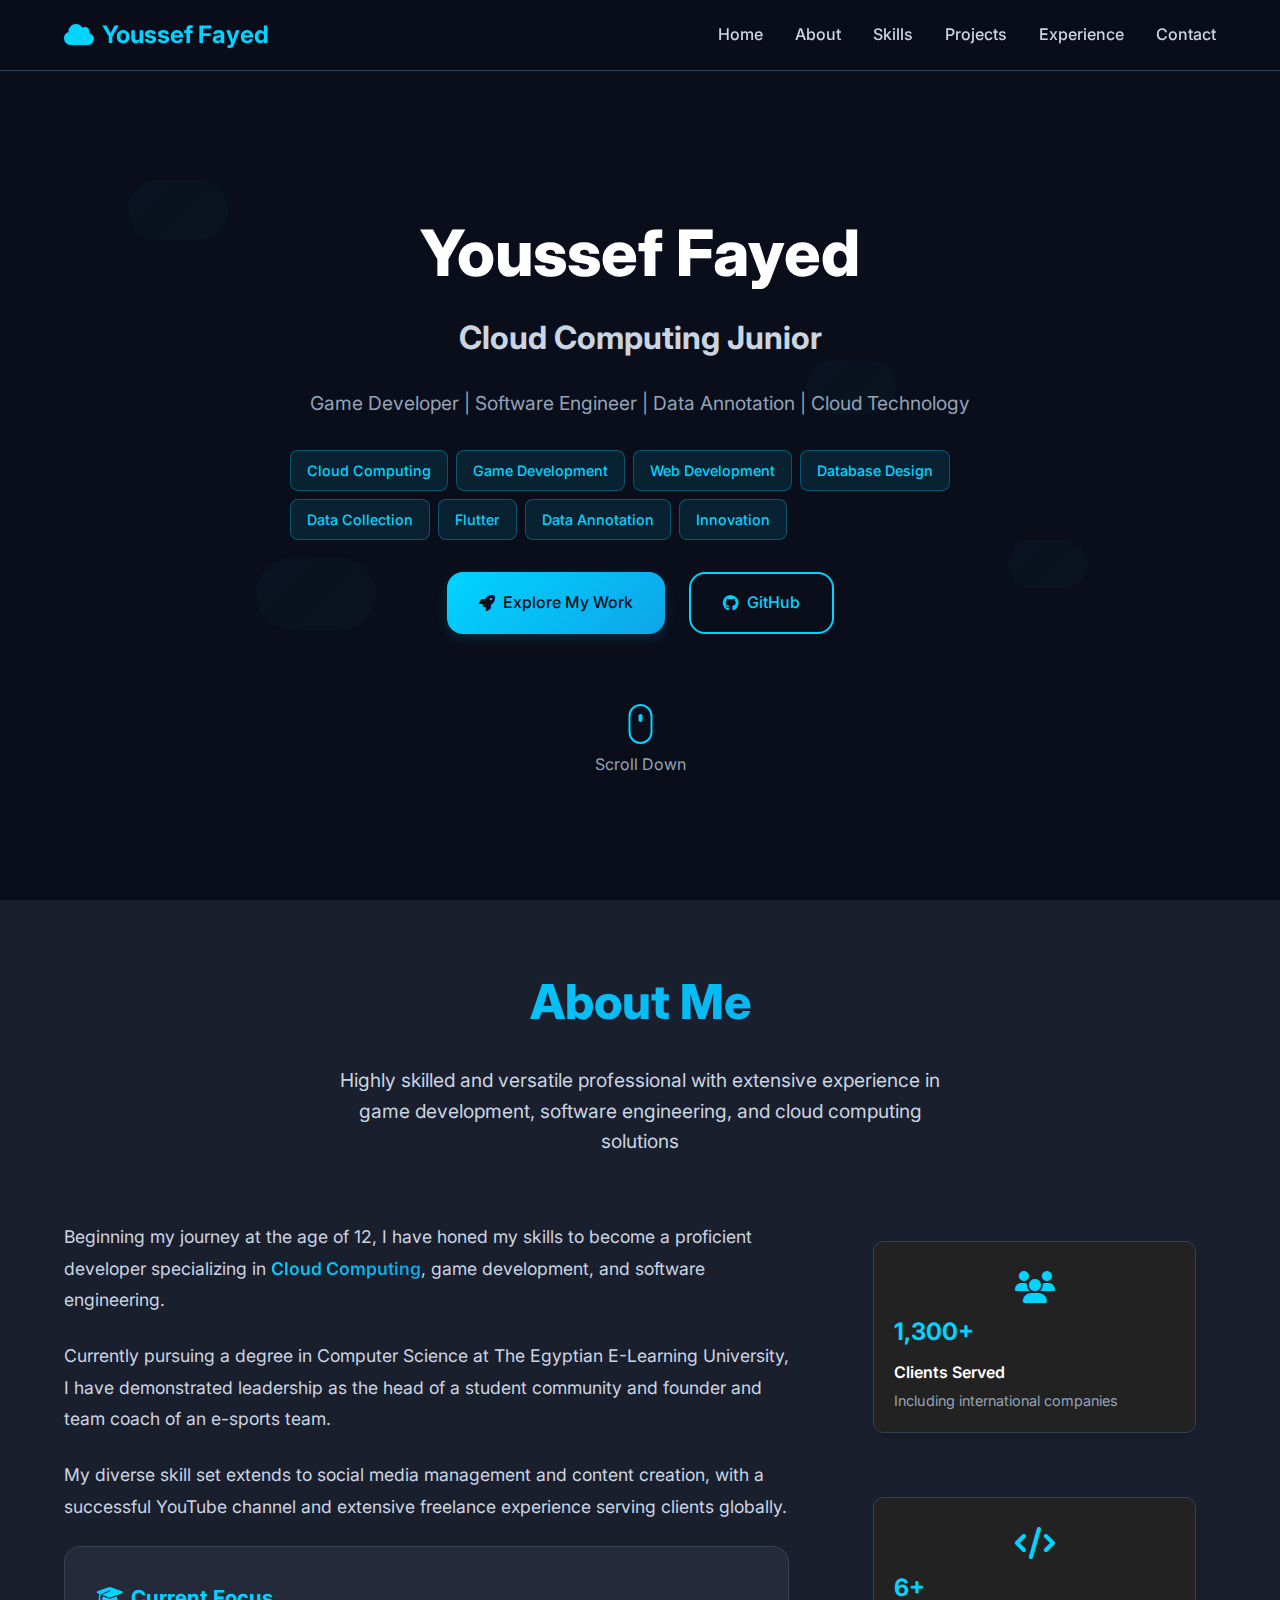
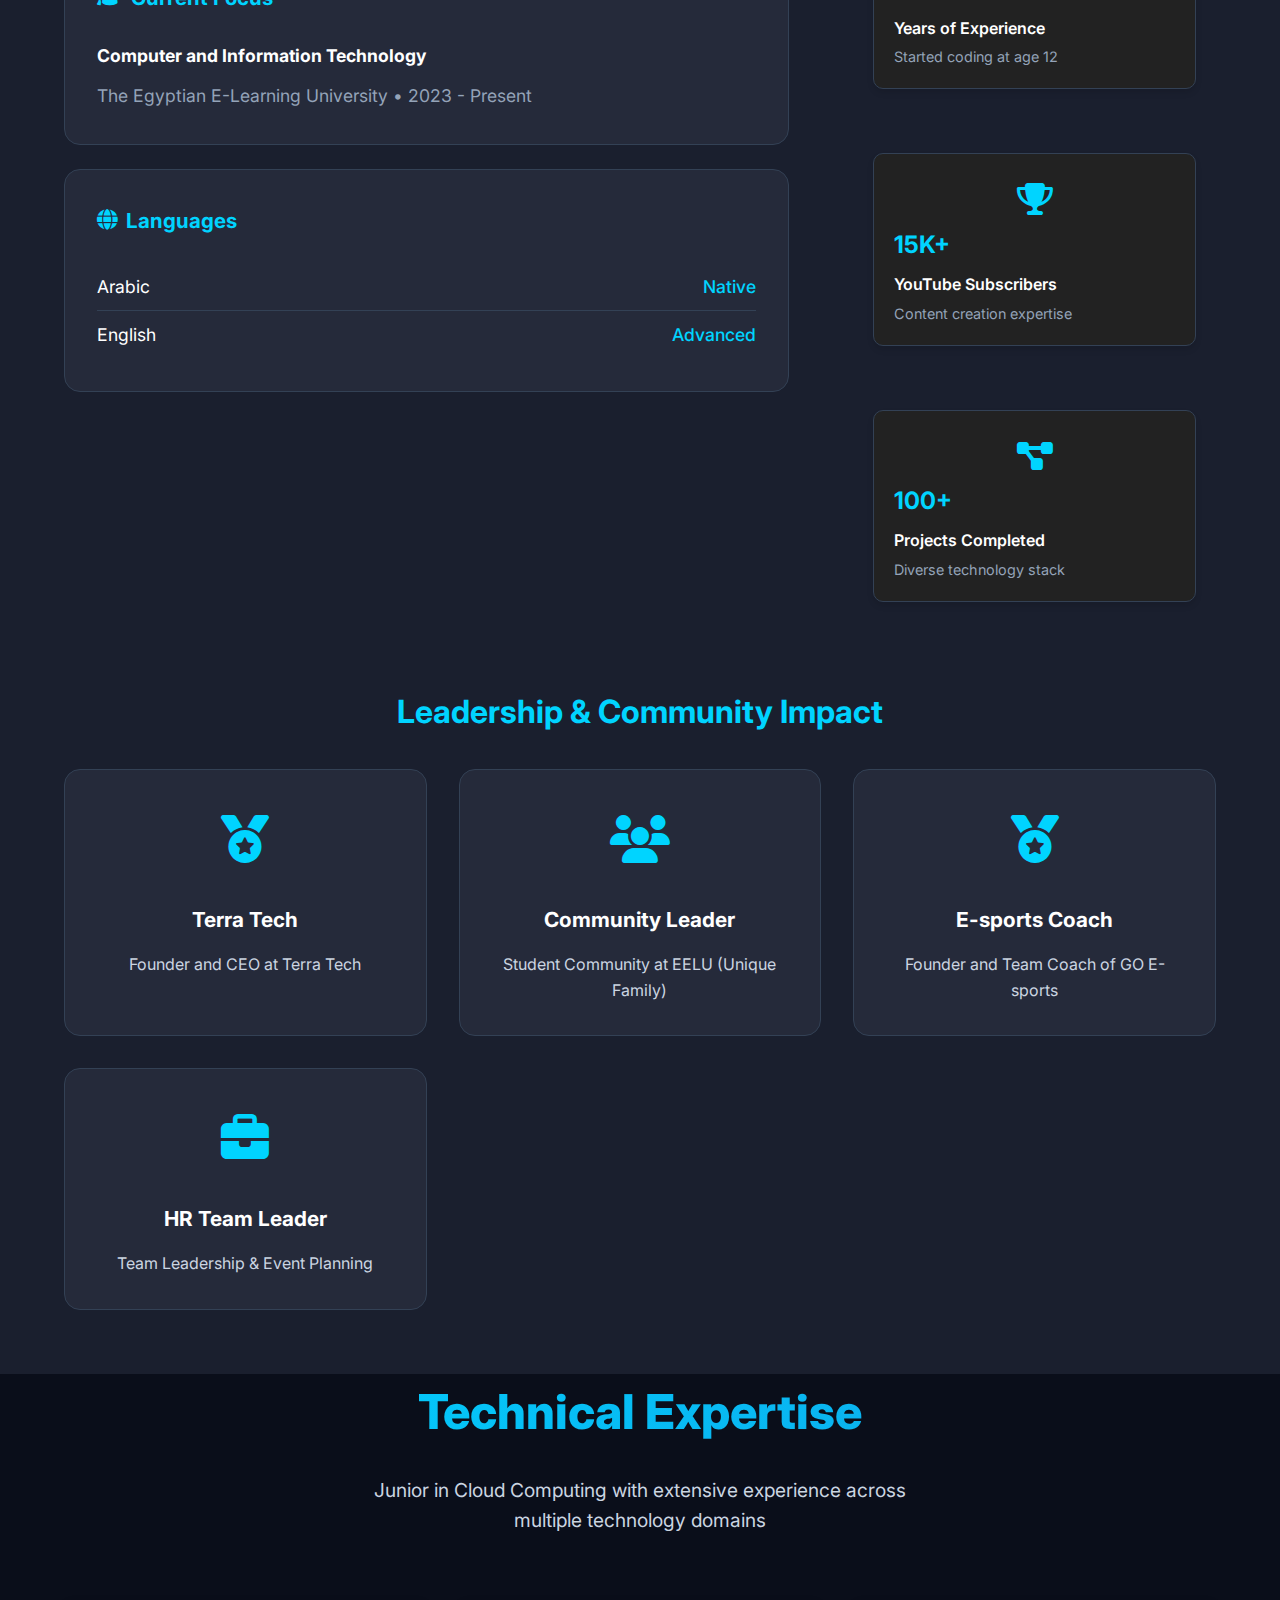
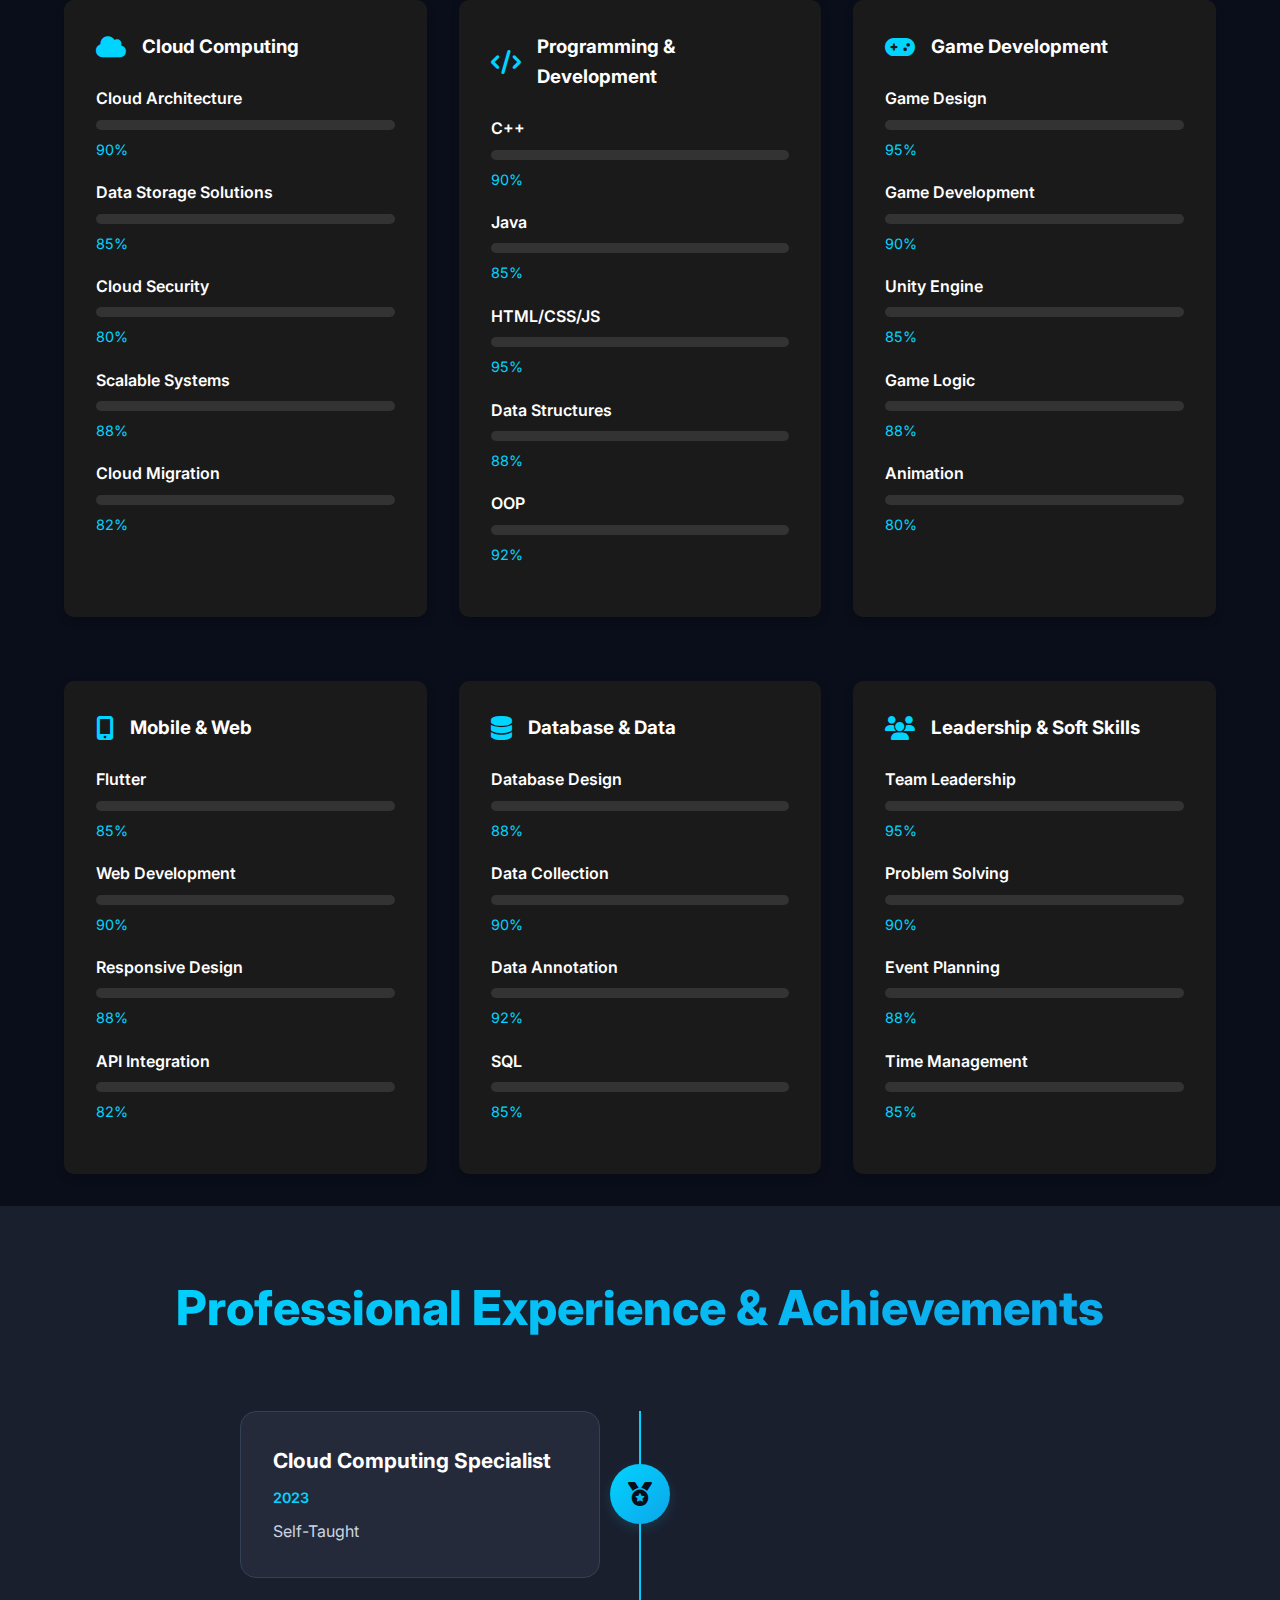
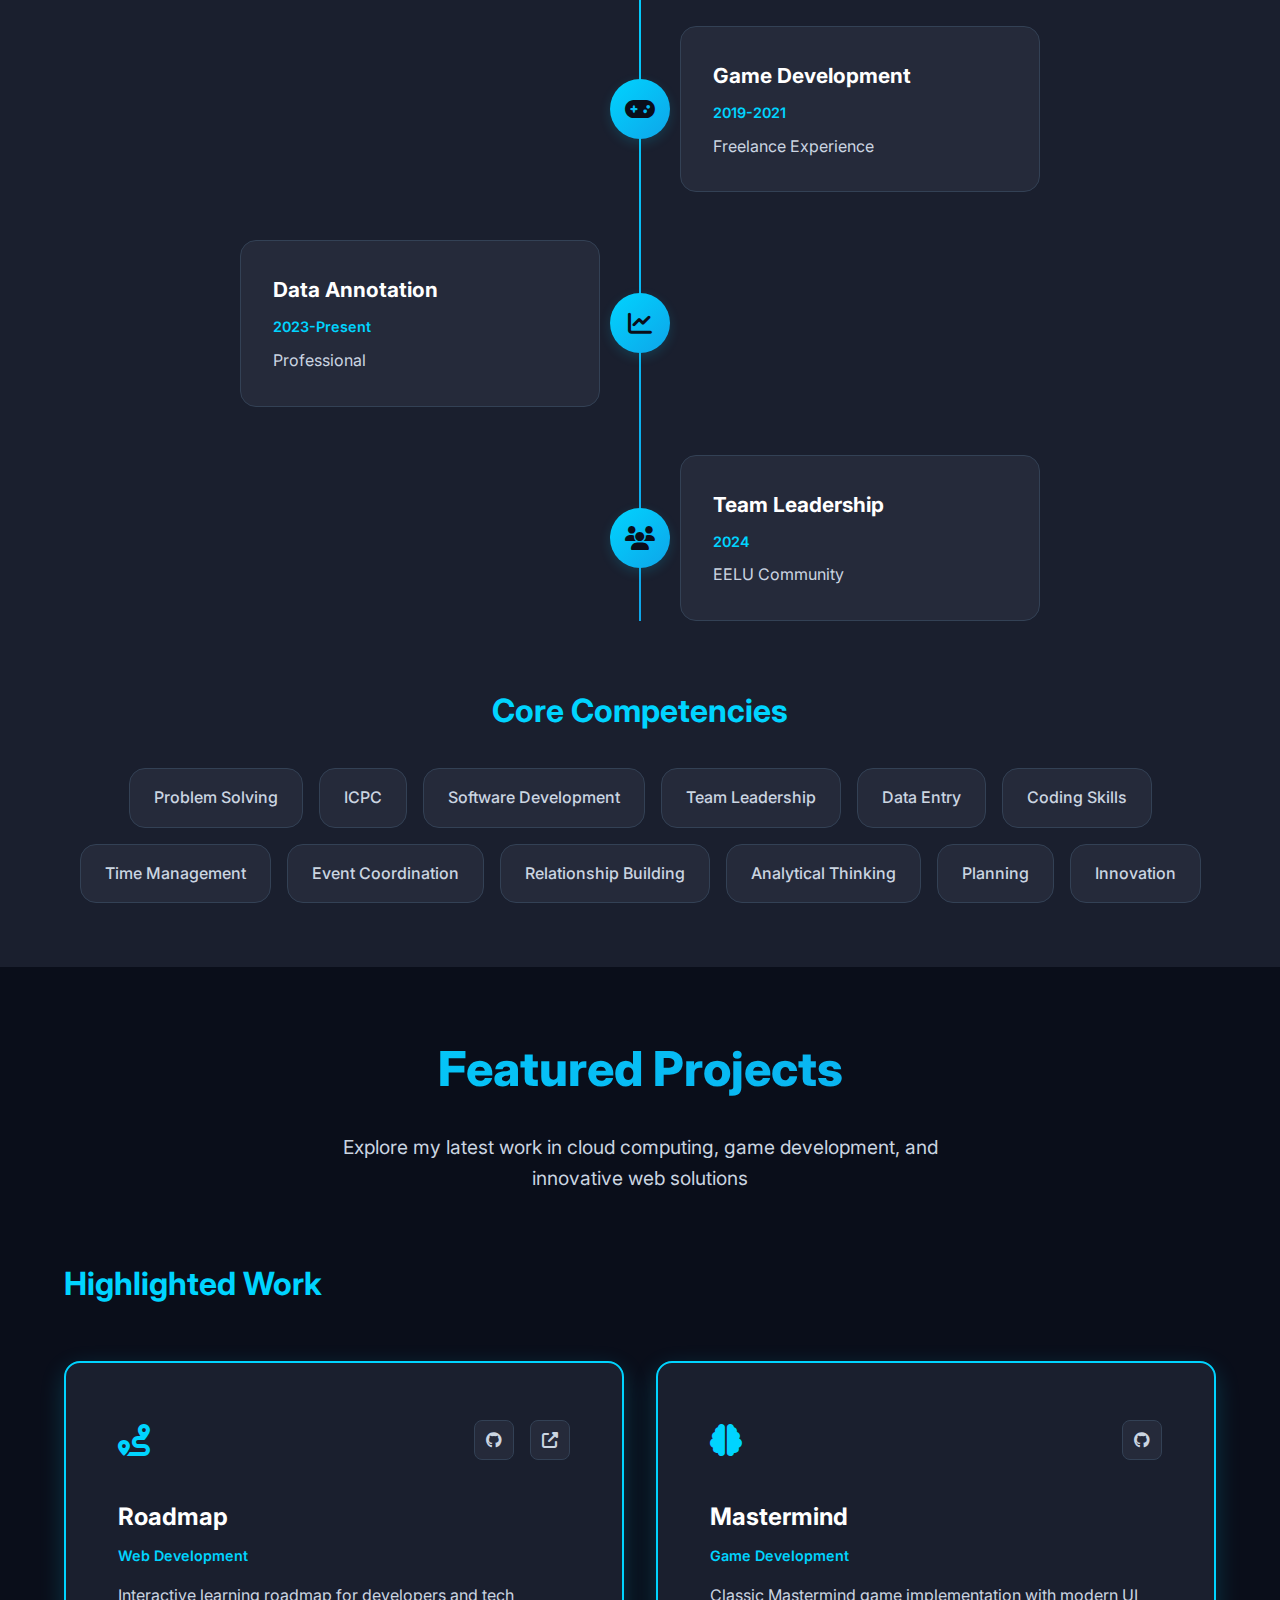
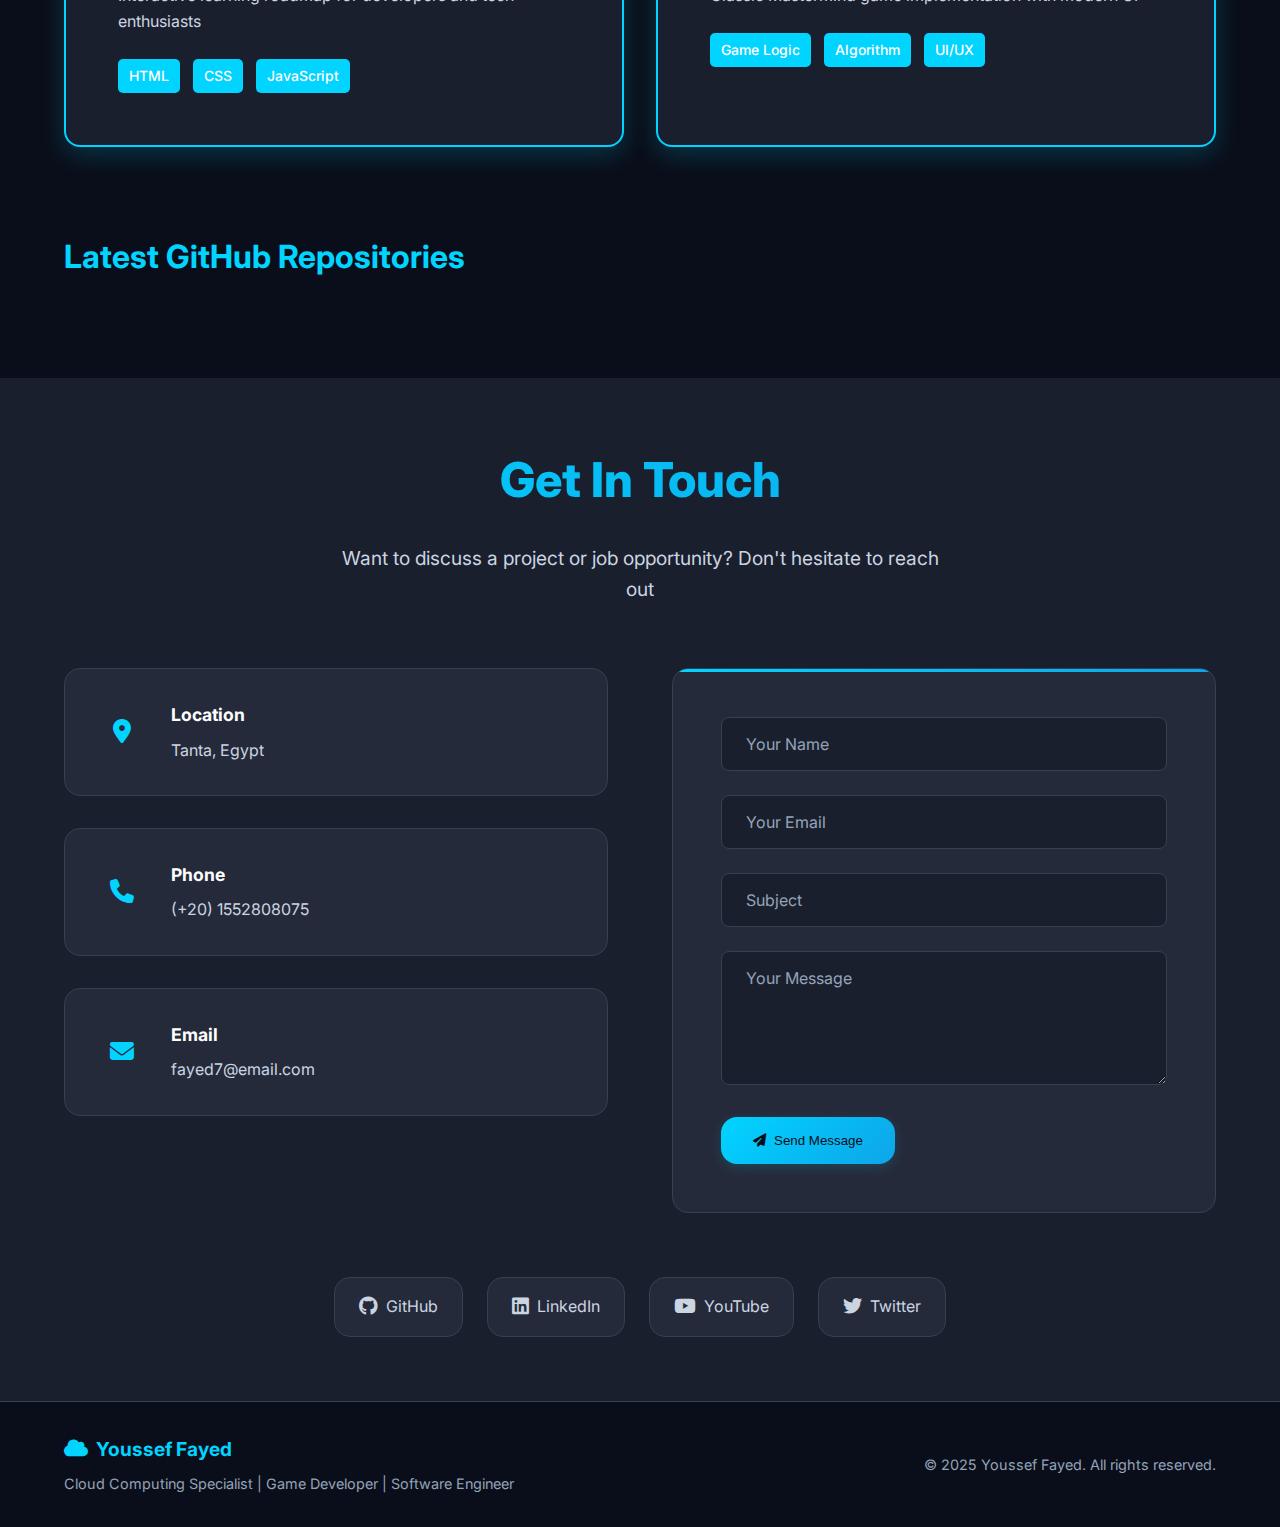
<file: index.html>
<!DOCTYPE html>
<html lang="en" dir="ltr">
<head>
    <meta charset="UTF-8">
    <meta name="viewport" content="width=device-width, initial-scale=1.0">
    <title>Youssef Fayed - Cloud Computing Junior </title>
    <link rel="stylesheet" href="style.css">
    <link href="https://fonts.googleapis.com/css2?family=Inter:wght@300;400;500;600;700;800&family=JetBrains+Mono:wght@400;500;600&display=swap" rel="stylesheet">
    <link rel="stylesheet" href="https://cdnjs.cloudflare.com/ajax/libs/font-awesome/6.4.0/css/all.min.css">
    <style>
    body { opacity: 0; transition: opacity 0.2s; }
    </style>
</head>
<body>
    <script>
    window.addEventListener('DOMContentLoaded', function() {
      document.body.style.opacity = 1;
    });
    </script>
    <!-- Navigation -->
    <nav class="navbar" id="navbar">
        <div class="nav-container">
            <div class="nav-logo">
                <i class="fas fa-cloud"></i>
                <span>Youssef Fayed</span>
            </div>
            <ul class="nav-menu" id="nav-menu">
                <li class="nav-item">
                    <a href="#home" class="nav-link">Home</a>
                </li>
                <li class="nav-item">
                    <a href="#about" class="nav-link">About</a>
                </li>
                <li class="nav-item">
                    <a href="#skills" class="nav-link">Skills</a>
                </li>
                <li class="nav-item">
                    <a href="#projects" class="nav-link">Projects</a>
                </li>
                <li class="nav-item">
                    <a href="#experience" class="nav-link">Experience</a>
                </li>
                <li class="nav-item">
                    <a href="#contact" class="nav-link">Contact</a>
                </li>
            </ul>
            <div class="hamburger" id="hamburger">
                <span class="bar"></span>
                <span class="bar"></span>
                <span class="bar"></span>
            </div>
        </div>
    </nav>

    <!-- Hero Section -->
    <section id="home" class="hero">
        <div class="cloud-background">
            <div class="cloud cloud-1"></div>
            <div class="cloud cloud-2"></div>
            <div class="cloud cloud-3"></div>
            <div class="cloud cloud-4"></div>
        </div>
        <div class="hero-center">
            <div class="hero-content">
                <span class="typing-text"></span>
                <h1 class="hero-title">Youssef Fayed</h1>
                <h2 class="hero-subtitle">Cloud Computing Junior</h2>
                <p class="hero-description">Game Developer | Software Engineer | Data Annotation | Cloud Technology </p>
                <div class="hero-tags">
                    <span class="tag">Cloud Computing</span>
                    <span class="tag">Game Development</span>
                    <span class="tag">Web Development</span>
                    <span class="tag">Database Design</span>
                    <span class="tag">Data Collection</span>
                    <span class="tag">Flutter</span>
                    <span class="tag">Data Annotation</span>
                    <span class="tag">Innovation</span>
                </div>
                <div class="hero-buttons">
                    <a href="#projects" class="btn btn-primary">
                        <i class="fas fa-rocket"></i>
                        Explore My Work
                    </a>
                    <a href="https://github.com/igresfyed" target="_blank" class="btn btn-secondary">
                        <i class="fab fa-github"></i>
                        GitHub
                    </a>
                </div>
                <div class="scroll-indicator">
                    <div class="scroll-mouse">
                        <div class="scroll-wheel"></div>
                    </div>
                    <span>Scroll Down</span>
                </div>
            </div>
        </div>
    </section>

    <!-- About Section -->
    <section id="about" class="about">
        <div class="container">
            <div class="section-header">
                <h2 class="section-title">About Me</h2>
                <p class="section-subtitle">Highly skilled and versatile professional with extensive experience in game development, software engineering, and cloud computing solutions</p>
            </div>
            <div class="about-content">
                <div class="about-text">
                    <p class="about-description">
                        Beginning my journey at the age of 12, I have honed my skills to become
                        a proficient developer specializing in <span class="highlight">Cloud Computing</span>,
                        game development, and software engineering.
                    </p>
                    <p class="about-description">
                        Currently pursuing a degree in Computer Science at The Egyptian E-Learning University,
                        I have demonstrated leadership as the head of a student community and founder and team coach of an e-sports team.
                    </p>
                    <p class="about-description">
                        My diverse skill set extends to social media management and content creation,
                        with a successful YouTube channel and extensive freelance experience serving clients globally.
                    </p>
                    <div class="current-focus">
                        <h3><i class="fas fa-graduation-cap"></i> Current Focus</h3>
                        <div class="focus-content">
                            <h4>Computer and Information Technology</h4>
                            <p>The Egyptian E-Learning University • 2023 - Present</p>
                        </div>
                    </div>
                    <div class="languages">
                        <h3><i class="fas fa-globe"></i> Languages</h3>
                        <div class="language-item">
                            <span class="language-name">Arabic</span>
                            <span class="language-level">Native</span>
                        </div>
                        <div class="language-item">
                            <span class="language-name">English</span>
                            <span class="language-level">Advanced</span>
                        </div>
                    </div>
                </div>
                <div class="about-stats">
                    <div class="stat-card">
                        <div class="stat-icon">
                            <i class="fas fa-users"></i>
                        </div>
                        <div class="stat-content">
                            <div class="stat-number">1,300+</div>
                            <div class="stat-label">Clients Served</div>
                            <div class="stat-description">Including international companies</div>
                        </div>
                    </div>
                    <div class="stat-card">
                        <div class="stat-icon">
                            <i class="fas fa-code"></i>
                        </div>
                        <div class="stat-content">
                            <div class="stat-number">6+</div>
                            <div class="stat-label">Years of Experience</div>
                            <div class="stat-description">Started coding at age 12</div>
                        </div>
                    </div>
                    <div class="stat-card">
                        <div class="stat-icon">
                            <i class="fas fa-trophy"></i>
                        </div>
                        <div class="stat-content">
                            <div class="stat-number">15K+</div>
                            <div class="stat-label">YouTube Subscribers</div>
                            <div class="stat-description">Content creation expertise</div>
                        </div>
                    </div>
                    <div class="stat-card">
                        <div class="stat-icon">
                            <i class="fas fa-project-diagram"></i>
                        </div>
                        <div class="stat-content">
                            <div class="stat-number">100+</div>
                            <div class="stat-label">Projects Completed</div>
                            <div class="stat-description">Diverse technology stack</div>
                        </div>
                    </div>
                </div>
            </div>
            <div class="leadership-section">
                <h3>Leadership & Community Impact</h3>
                <div class="leadership-grid">
                    <div class="leadership-card">
                        <div class="leadership-icon">
                            <i class="fas fa-medal"></i>
                        </div>
                        <h4>Terra Tech </h4>
                        <p>Founder and CEO at Terra Tech </p>
                    </div>
                    <div class="leadership-card">
                        <div class="leadership-icon">
                            <i class="fas fa-users"></i>
                        </div>
                        <h4>Community Leader</h4>
                        <p>Student Community at EELU (Unique Family)</p>
                    </div>
                    <div class="leadership-card">
                        <div class="leadership-icon">
                            <i class="fas fa-medal"></i>
                        </div>
                        <h4>E-sports Coach</h4>
                        <p>Founder and Team Coach of GO E-sports</p>
                    </div>
                    <div class="leadership-card">
                        <div class="leadership-icon">
                            <i class="fas fa-briefcase"></i>
                        </div>
                        <h4>HR Team Leader</h4>
                        <p>Team Leadership & Event Planning</p>
                    </div>
                </div>
            </div>
        </div>
    </section>

    <!-- Skills Section -->
    <section id="skills">
        <div class="container">
            <div class="section-header">
                <h2 class="section-title">Technical Expertise</h2>
                <p class="section-subtitle">Junior in Cloud Computing with extensive experience across multiple technology domains</p>
            </div>
            <div class="skills-grid">
                <div class="skill-category cloud-computing">
                    <div class="category-header">
                        <i class="fas fa-cloud"></i>
                        <h3>Cloud Computing</h3>
                    </div>
                    <div class="skills-list">
                        <div class="skill-item">
                            <span class="skill-name">Cloud Architecture</span>
                            <div class="skill-bar">
                                <div class="skill-progress" data-percent="90"></div>
                            </div>
                            <span class="skill-percent">90%</span>
                        </div>
                        <div class="skill-item">
                            <span class="skill-name">Data Storage Solutions</span>
                            <div class="skill-bar">
                                <div class="skill-progress" data-percent="85"></div>
                            </div>
                            <span class="skill-percent">85%</span>
                        </div>
                        <div class="skill-item">
                            <span class="skill-name">Cloud Security</span>
                            <div class="skill-bar">
                                <div class="skill-progress" data-percent="80"></div>
                            </div>
                            <span class="skill-percent">80%</span>
                        </div>
                        <div class="skill-item">
                            <span class="skill-name">Scalable Systems</span>
                            <div class="skill-bar">
                                <div class="skill-progress" data-percent="88"></div>
                            </div>
                            <span class="skill-percent">88%</span>
                        </div>
                        <div class="skill-item">
                            <span class="skill-name">Cloud Migration</span>
                            <div class="skill-bar">
                                <div class="skill-progress" data-percent="82"></div>
                            </div>
                            <span class="skill-percent">82%</span>
                        </div>
                    </div>
                </div>

                <div class="skill-category programming">
                    <div class="category-header">
                        <i class="fas fa-code"></i>
                        <h3>Programming & Development</h3>
                    </div>
                    <div class="skills-list">
                        <div class="skill-item">
                            <span class="skill-name">C++</span>
                            <div class="skill-bar">
                                <div class="skill-progress" data-percent="90"></div>
                            </div>
                            <span class="skill-percent">90%</span>
                        </div>
                        <div class="skill-item">
                            <span class="skill-name">Java</span>
                            <div class="skill-bar">
                                <div class="skill-progress" data-percent="85"></div>
                            </div>
                            <span class="skill-percent">85%</span>
                        </div>
                        <div class="skill-item">
                            <span class="skill-name">HTML/CSS/JS</span>
                            <div class="skill-bar">
                                <div class="skill-progress" data-percent="95"></div>
                            </div>
                            <span class="skill-percent">95%</span>
                        </div>
                        <div class="skill-item">
                            <span class="skill-name">Data Structures</span>
                            <div class="skill-bar">
                                <div class="skill-progress" data-percent="88"></div>
                            </div>
                            <span class="skill-percent">88%</span>
                        </div>
                        <div class="skill-item">
                            <span class="skill-name">OOP</span>
                            <div class="skill-bar">
                                <div class="skill-progress" data-percent="92"></div>
                            </div>
                            <span class="skill-percent">92%</span>
                        </div>
                    </div>
                </div>

                <div class="skill-category game-dev">
                    <div class="category-header">
                        <i class="fas fa-gamepad"></i>
                        <h3>Game Development</h3>
                    </div>
                    <div class="skills-list">
                        <div class="skill-item">
                            <span class="skill-name">Game Design</span>
                            <div class="skill-bar">
                                <div class="skill-progress" data-percent="95"></div>
                            </div>
                            <span class="skill-percent">95%</span>
                        </div>
                        <div class="skill-item">
                            <span class="skill-name">Game Development</span>
                            <div class="skill-bar">
                                <div class="skill-progress" data-percent="90"></div>
                            </div>
                            <span class="skill-percent">90%</span>
                        </div>
                        <div class="skill-item">
                            <span class="skill-name">Unity Engine</span>
                            <div class="skill-bar">
                                <div class="skill-progress" data-percent="85"></div>
                            </div>
                            <span class="skill-percent">85%</span>
                        </div>
                        <div class="skill-item">
                            <span class="skill-name">Game Logic</span>
                            <div class="skill-bar">
                                <div class="skill-progress" data-percent="88"></div>
                            </div>
                            <span class="skill-percent">88%</span>
                        </div>
                        <div class="skill-item">
                            <span class="skill-name">Animation</span>
                            <div class="skill-bar">
                                <div class="skill-progress" data-percent="80"></div>
                            </div>
                            <span class="skill-percent">80%</span>
                        </div>
                    </div>
                </div>

                <div class="skill-category mobile-web">
                    <div class="category-header">
                        <i class="fas fa-mobile-alt"></i>
                        <h3>Mobile & Web</h3>
                    </div>
                    <div class="skills-list">
                        <div class="skill-item">
                            <span class="skill-name">Flutter</span>
                            <div class="skill-bar">
                                <div class="skill-progress" data-percent="85"></div>
                            </div>
                            <span class="skill-percent">85%</span>
                        </div>
                        <div class="skill-item">
                            <span class="skill-name">Web Development</span>
                            <div class="skill-bar">
                                <div class="skill-progress" data-percent="90"></div>
                            </div>
                            <span class="skill-percent">90%</span>
                        </div>
                        <div class="skill-item">
                            <span class="skill-name">Responsive Design</span>
                            <div class="skill-bar">
                                <div class="skill-progress" data-percent="88"></div>
                            </div>
                            <span class="skill-percent">88%</span>
                        </div>
                        <div class="skill-item">
                            <span class="skill-name">API Integration</span>
                            <div class="skill-bar">
                                <div class="skill-progress" data-percent="82"></div>
                            </div>
                            <span class="skill-percent">82%</span>
                        </div>
                    </div>
                </div>

                <div class="skill-category database">
                    <div class="category-header">
                        <i class="fas fa-database"></i>
                        <h3>Database & Data</h3>
                    </div>
                    <div class="skills-list">
                        <div class="skill-item">
                            <span class="skill-name">Database Design</span>
                            <div class="skill-bar">
                                <div class="skill-progress" data-percent="88"></div>
                            </div>
                            <span class="skill-percent">88%</span>
                        </div>
                        <div class="skill-item">
                            <span class="skill-name">Data Collection</span>
                            <div class="skill-bar">
                                <div class="skill-progress" data-percent="90"></div>
                            </div>
                            <span class="skill-percent">90%</span>
                        </div>
                        <div class="skill-item">
                            <span class="skill-name">Data Annotation</span>
                            <div class="skill-bar">
                                <div class="skill-progress" data-percent="92"></div>
                            </div>
                            <span class="skill-percent">92%</span>
                        </div>
                        <div class="skill-item">
                            <span class="skill-name">SQL</span>
                            <div class="skill-bar">
                                <div class="skill-progress" data-percent="85"></div>
                            </div>
                            <span class="skill-percent">85%</span>
                        </div>
                    </div>
                </div>

                <div class="skill-category leadership">
                    <div class="category-header">
                        <i class="fas fa-users"></i>
                        <h3>Leadership & Soft Skills</h3>
                    </div>
                    <div class="skills-list">
                        <div class="skill-item">
                            <span class="skill-name">Team Leadership</span>
                            <div class="skill-bar">
                                <div class="skill-progress" data-percent="95"></div>
                            </div>
                            <span class="skill-percent">95%</span>
                        </div>
                        <div class="skill-item">
                            <span class="skill-name">Problem Solving</span>
                            <div class="skill-bar">
                                <div class="skill-progress" data-percent="90"></div>
                            </div>
                            <span class="skill-percent">90%</span>
                        </div>
                        <div class="skill-item">
                            <span class="skill-name">Event Planning</span>
                            <div class="skill-bar">
                                <div class="skill-progress" data-percent="88"></div>
                            </div>
                            <span class="skill-percent">88%</span>
                        </div>
                        <div class="skill-item">
                            <span class="skill-name">Time Management</span>
                            <div class="skill-bar">
                                <div class="skill-progress" data-percent="85"></div>
                            </div>
                            <span class="skill-percent">85%</span>
                        </div>
                    </div>
                </div>
            </div>
        </div>
    </section>

    <!-- Experience Section -->
    <section id="experience" class="experience">
        <div class="container">
            <div class="section-header">
                <h2 class="section-title">Professional Experience & Achievements</h2>
            </div>
            <div class="experience-timeline">
                <div class="timeline-item">
                    <div class="timeline-icon">
                        <i class="fas fa-medal"></i>
                    </div>
                    <div class="timeline-content">
                        <h3>Cloud Computing Specialist</h3>
                        <span class="timeline-period">2023</span>
                        <p class="timeline-description">Self-Taught</p>
                    </div>
                </div>
                <div class="timeline-item">
                    <div class="timeline-icon">
                        <i class="fas fa-gamepad"></i>
                    </div>
                    <div class="timeline-content">
                        <h3>Game Development</h3>
                        <span class="timeline-period">2019-2021</span>
                        <p class="timeline-description">Freelance Experience</p>
                    </div>
                </div>
                <div class="timeline-item">
                    <div class="timeline-icon">
                        <i class="fas fa-chart-line"></i>
                    </div>
                    <div class="timeline-content">
                        <h3>Data Annotation</h3>
                        <span class="timeline-period">2023-Present</span>
                        <p class="timeline-description">Professional</p>
                    </div>
                </div>
                <div class="timeline-item">
                    <div class="timeline-icon">
                        <i class="fas fa-users"></i>
                    </div>
                    <div class="timeline-content">
                        <h3>Team Leadership</h3>
                        <span class="timeline-period">2024</span>
                        <p class="timeline-description">EELU Community</p>
                    </div>
                </div>
            </div>
            <div class="competencies-section">
                <h3>Core Competencies</h3>
                <div class="competencies-grid">
                    <span class="competency-tag">Problem Solving</span>
                    <span class="competency-tag">ICPC</span>
                    <span class="competency-tag">Software Development</span>
                    <span class="competency-tag">Team Leadership</span>
                    <span class="competency-tag">Data Entry</span>
                    <span class="competency-tag">Coding Skills</span>
                    <span class="competency-tag">Time Management</span>
                    <span class="competency-tag">Event Coordination</span>
                    <span class="competency-tag">Relationship Building</span>
                    <span class="competency-tag">Analytical Thinking</span>
                    <span class="competency-tag">Planning</span>
                    <span class="competency-tag">Innovation</span>
                </div>
            </div>
        </div>
    </section>

    <!-- Projects Section -->
    <section id="projects" class="projects">
        <div class="container">
            <div class="section-header">
                <h2 class="section-title">Featured Projects</h2>
                <p class="section-subtitle">Explore my latest work in cloud computing, game development, and innovative web solutions</p>
            </div>

            <div class="featured-projects">
                <h3>Highlighted Work</h3>
                <div class="projects-grid">
                    <div class="project-card featured">
                        <div class="project-header">
                            <div class="project-icon">
                                <i class="fas fa-route"></i>
                            </div>
                            <div class="project-links">
                                <a href="https://github.com/igresfyed/Roadmap" target="_blank" class="project-link">
                                    <i class="fab fa-github"></i>
                                </a>
                                <a href="https://igresfyed.github.io/Roadmap/" target="_blank" class="project-link">
                                    <i class="fas fa-external-link-alt"></i>
                                </a>
                            </div>
                        </div>
                        <div class="project-content">
                            <h4>Roadmap</h4>
                            <div class="project-category">Web Development</div>
                            <p>Interactive learning roadmap for developers and tech enthusiasts</p>
                            <div class="project-tech">
                                <span class="tech-tag">HTML</span>
                                <span class="tech-tag">CSS</span>
                                <span class="tech-tag">JavaScript</span>
                            </div>
                        </div>
                    </div>

                    <div class="project-card featured">
                        <div class="project-header">
                            <div class="project-icon">
                                <i class="fas fa-brain"></i>
                            </div>
                            <div class="project-links">
                                <a href="https://github.com/igresfyed/Mastermind" target="_blank" class="project-link">
                                    <i class="fab fa-github"></i>
                                </a>
                            </div>
                        </div>
                        <div class="project-content">
                            <h4>Mastermind</h4>
                            <div class="project-category">Game Development</div>
                            <p>Classic Mastermind game implementation with modern UI</p>
                            <div class="project-tech">
                                <span class="tech-tag">Game Logic</span>
                                <span class="tech-tag">Algorithm</span>
                                <span class="tech-tag">UI/UX</span>
                            </div>
                        </div>
                    </div>
                </div>
            </div>

            <div class="github-repos">
                <h3>Latest GitHub Repositories</h3>
                <div class="repos-grid" id="repos-container">
                    <!-- GitHub repositories will be loaded here -->
                </div>
            </div>
        </div>
    </section>

    <!-- Contact Section -->
    <section id="contact" class="contact">
        <div class="container">
            <div class="section-header">
                <h2 class="section-title">Get In Touch</h2>
                <p class="section-subtitle">Want to discuss a project or job opportunity? Don't hesitate to reach out</p>
            </div>
            <div class="contact-content">
                <div class="contact-info">
                    <div class="contact-item">
                        <div class="contact-icon">
                            <i class="fas fa-map-marker-alt"></i>
                        </div>
                        <div class="contact-details">
                            <h4>Location</h4>
                            <p>Tanta, Egypt</p>
                        </div>
                    </div>
                    <div class="contact-item">
                        <div class="contact-icon">
                            <i class="fas fa-phone"></i>
                        </div>
                        <div class="contact-details">
                            <h4>Phone</h4>
                            <p>(+20) 1552808075</p>
                        </div>
                    </div>
                    <div class="contact-item">
                        <div class="contact-icon">
                            <i class="fas fa-envelope"></i>
                        </div>
                        <div class="contact-details">
                            <h4>Email</h4>
                            <p>fayed7@email.com</p>
                        </div>
                    </div>
                </div>
                <div class="contact-form">
                    <form id="contact-form">
                        <div class="form-group">
                            <input type="text" id="name" name="name" placeholder="Your Name" required>
                        </div>
                        <div class="form-group">
                            <input type="email" id="email" name="email" placeholder="Your Email" required>
                        </div>
                        <div class="form-group">
                            <input type="text" id="subject" name="subject" placeholder="Subject" required>
                        </div>
                        <div class="form-group">
                            <textarea id="message" name="message" placeholder="Your Message" rows="5" required></textarea>
                        </div>
                        <button type="submit" class="btn btn-primary">
                            <i class="fas fa-paper-plane"></i>
                            Send Message
                        </button>
                    </form>
                </div>
            </div>
            <div class="social-links">
                <a href="https://github.com/igresfyed" target="_blank" class="social-link">
                    <i class="fab fa-github"></i>
                    <span>GitHub</span>
                </a>
                <a href="https://www.linkedin.com/in/youssef-fayed-0b907a1bb/" target="_blank" class="social-link">
                    <i class="fab fa-linkedin"></i>
                    <span>LinkedIn</span>
                </a>
                <a href="https://www.youtube.com/@igresV16" target="_blank" class="social-link">
                    <i class="fab fa-youtube"></i>
                    <span>YouTube</span>
                </a>
                <a href="https://x.com/fayed__youssef" target="_blank" class="social-link">
                    <i class="fab fa-twitter"></i>
                    <span>Twitter</span>
                </a>
            </div>
        </div>
    </section>

    <!-- Footer -->
    <footer class="footer">
        <div class="container">
            <div class="footer-content">
                <div class="footer-left">
                    <div class="footer-logo">
                        <i class="fas fa-cloud"></i>
                        <span>Youssef Fayed</span>
                    </div>
                    <p>Cloud Computing Specialist | Game Developer | Software Engineer</p>
                </div>
                <div class="footer-right">
                    <p>&copy; 2025 Youssef Fayed. All rights reserved.</p>
                </div>
            </div>
        </div>
    </footer>

    <script src="script.js"></script>
</body>
</html>
</file>
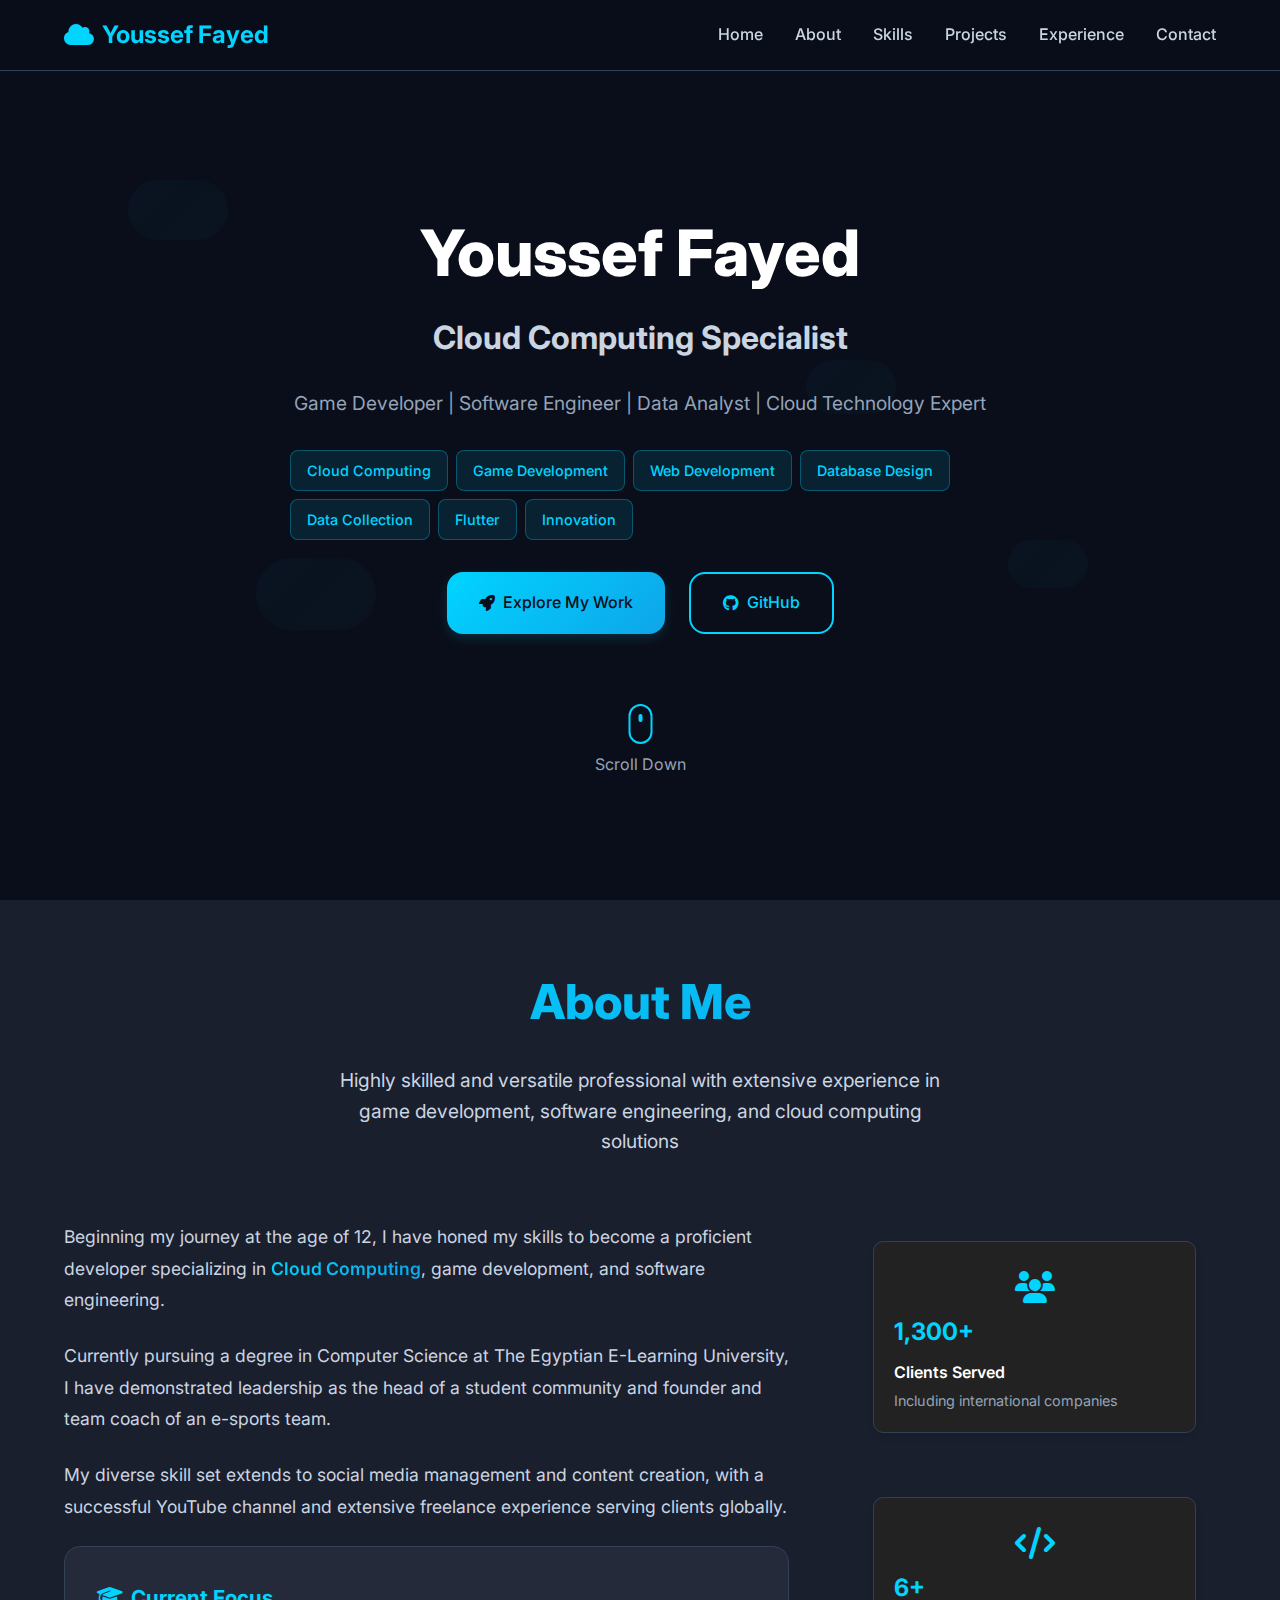
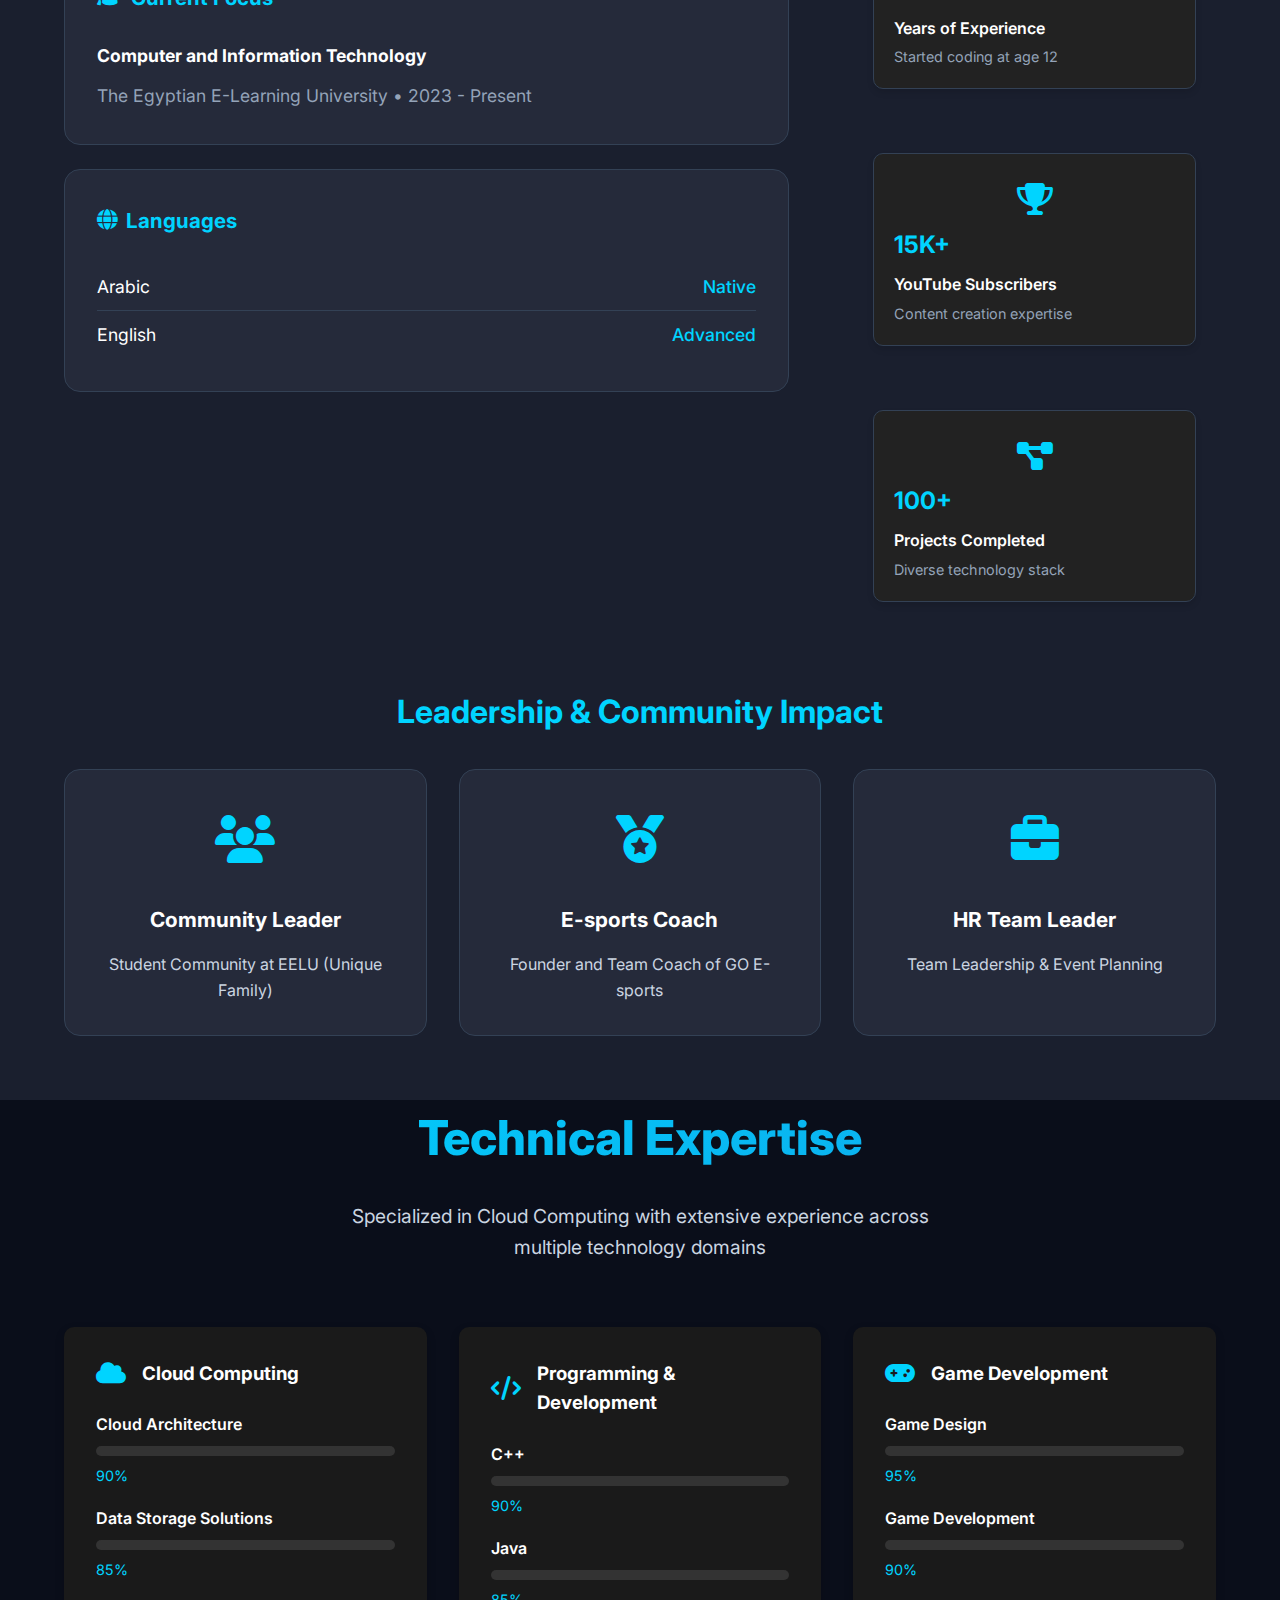
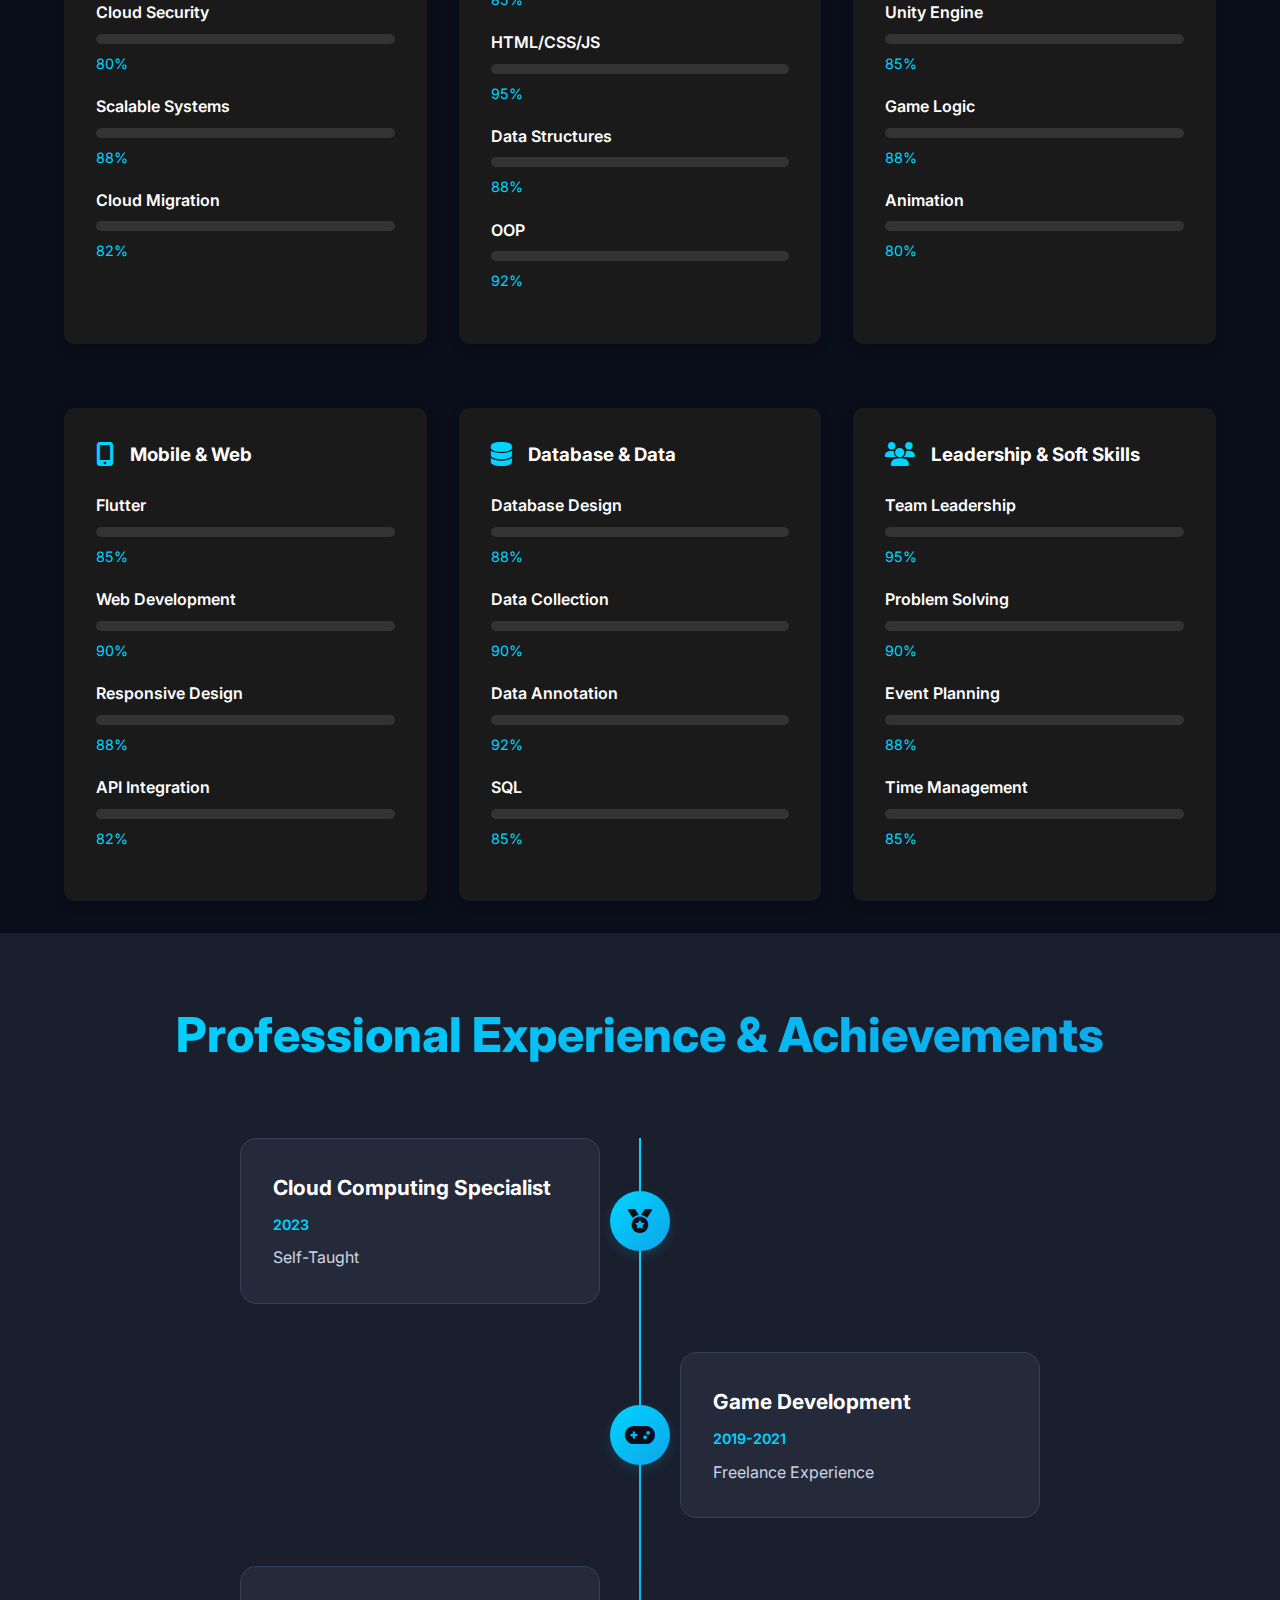
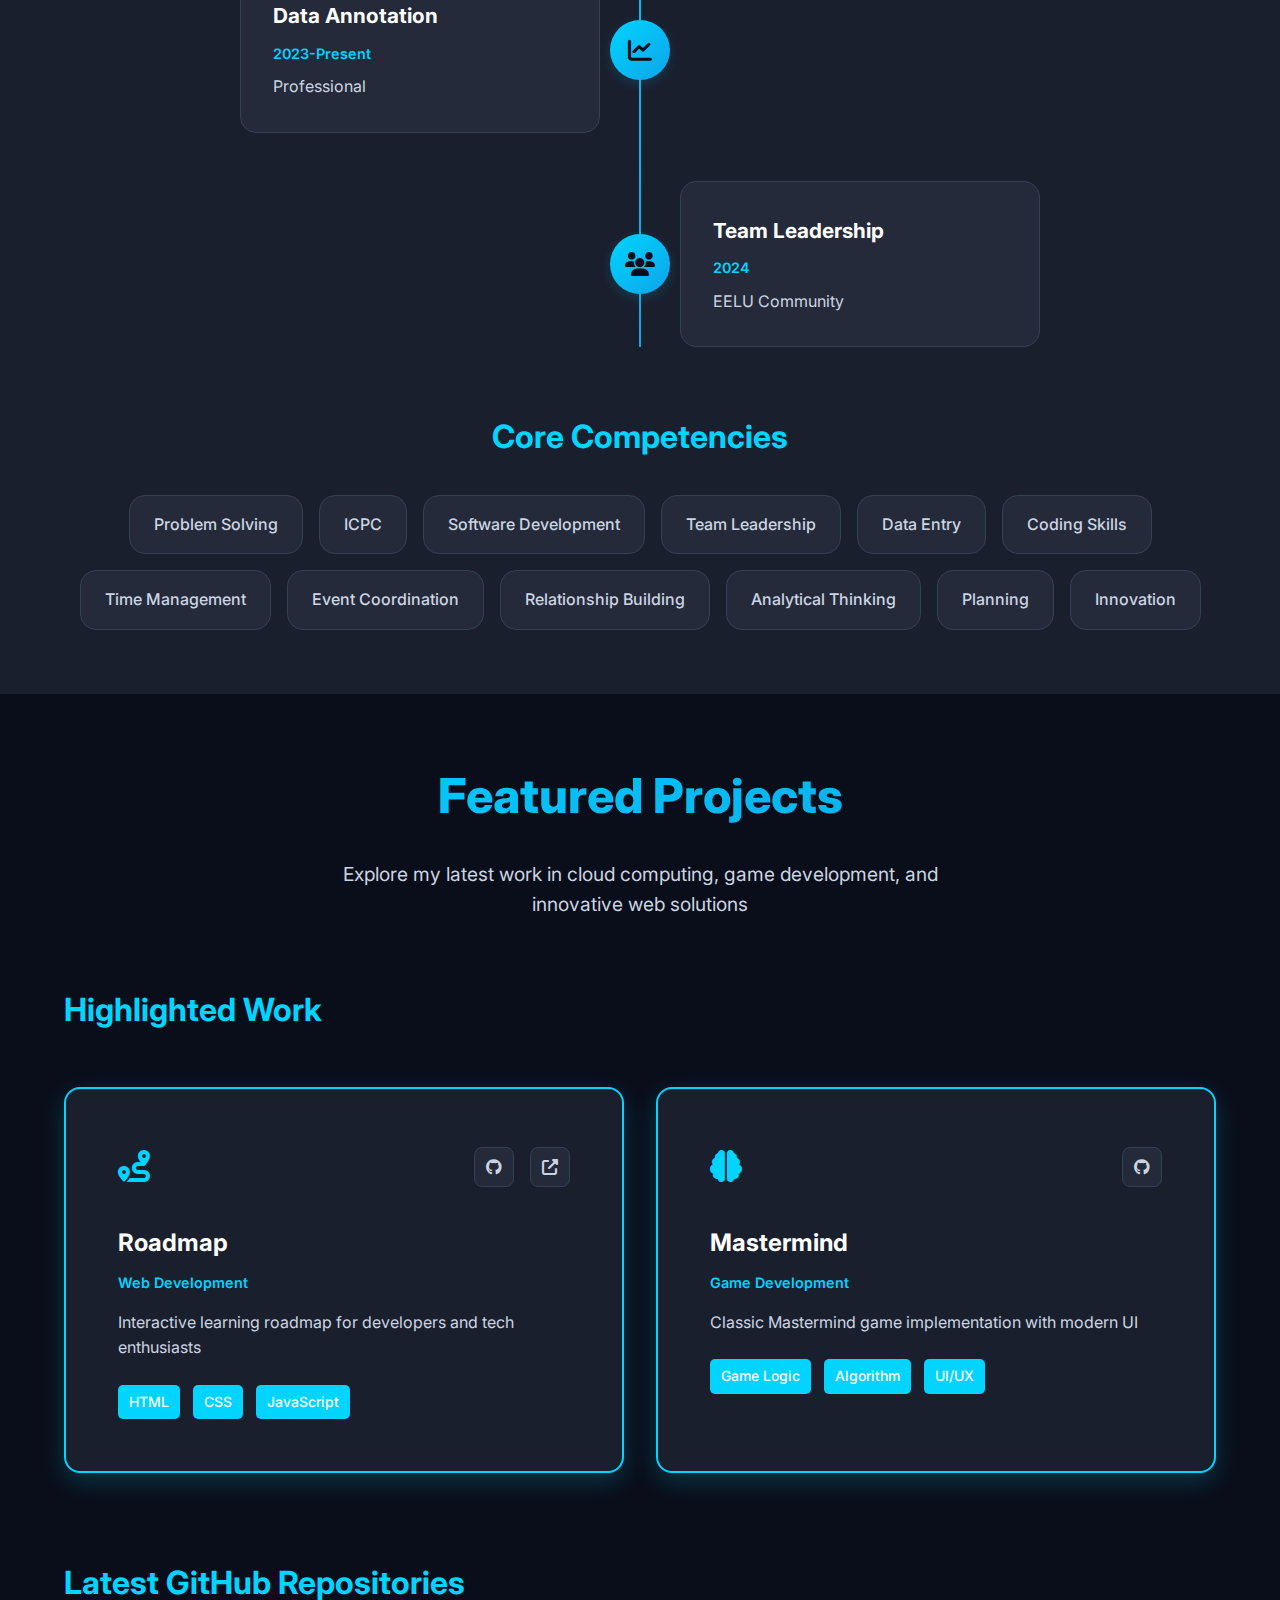
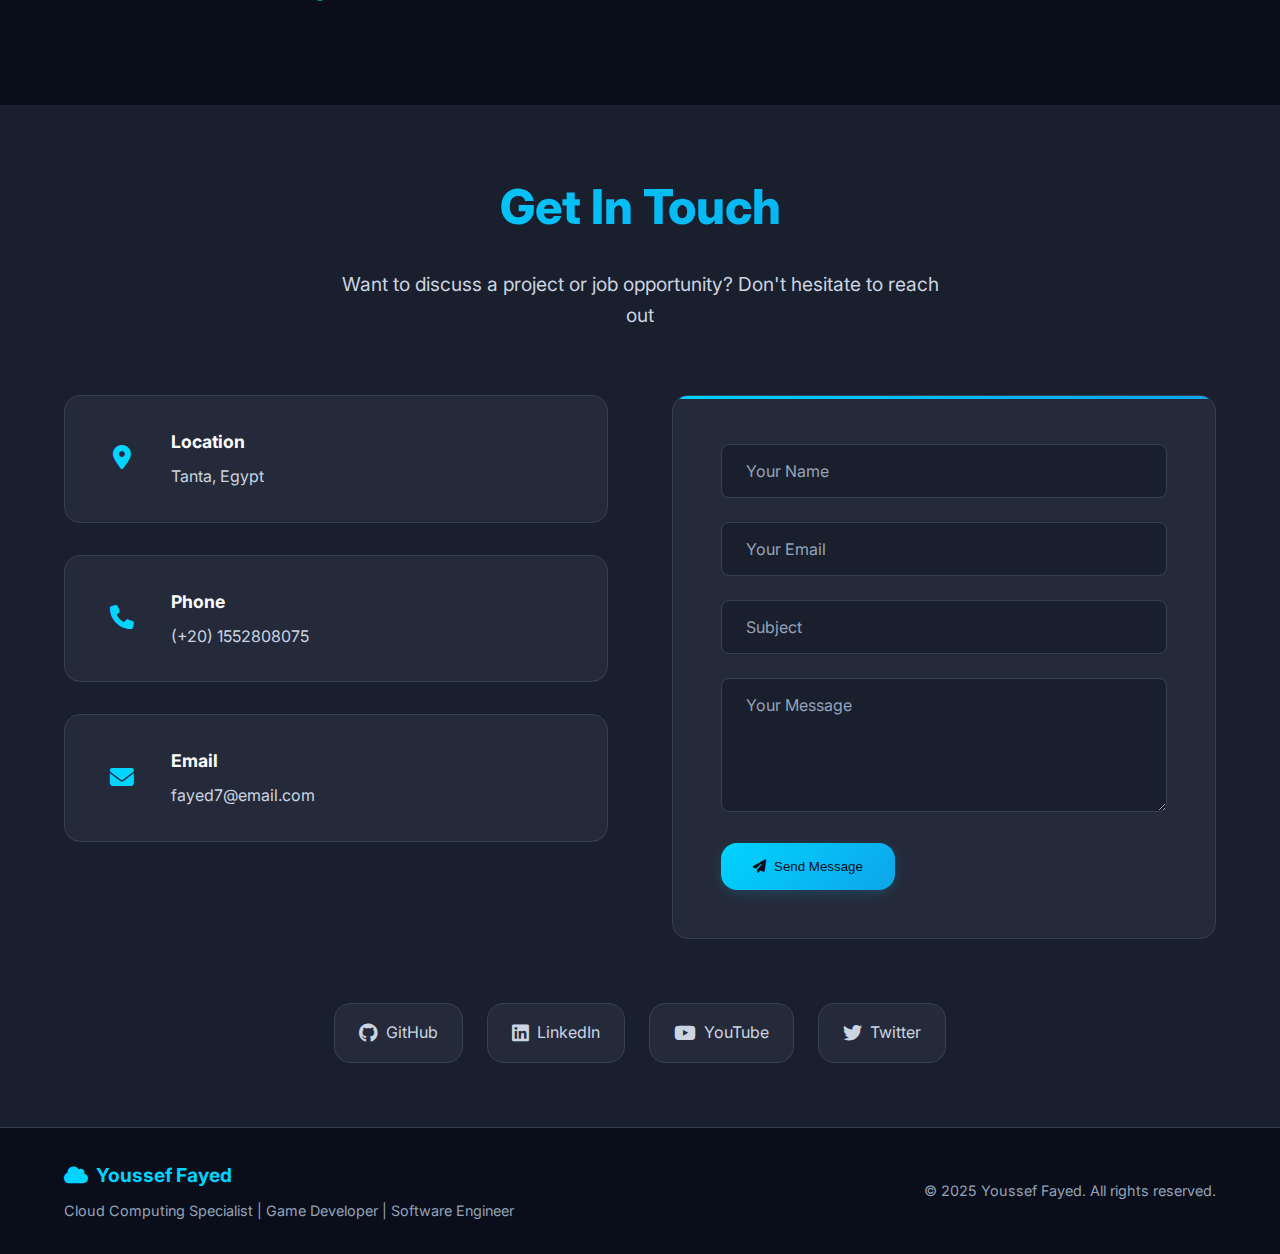
<file: porto.html>
<!DOCTYPE html>
<html lang="en" dir="ltr">
<head>
    <meta charset="UTF-8">
    <meta name="viewport" content="width=device-width, initial-scale=1.0">
    <title>Youssef Fayed - Cloud Computing Specialist</title>
    <link rel="stylesheet" href="style.css">
    <link href="https://fonts.googleapis.com/css2?family=Inter:wght@300;400;500;600;700;800&family=JetBrains+Mono:wght@400;500;600&display=swap" rel="stylesheet">
    <link rel="stylesheet" href="https://cdnjs.cloudflare.com/ajax/libs/font-awesome/6.4.0/css/all.min.css">
    <style>
    body { opacity: 0; transition: opacity 0.2s; }
    </style>
</head>
<body>
    <script>
    window.addEventListener('DOMContentLoaded', function() {
      document.body.style.opacity = 1;
    });
    </script>
    <!-- Navigation -->
    <nav class="navbar" id="navbar">
        <div class="nav-container">
            <div class="nav-logo">
                <i class="fas fa-cloud"></i>
                <span>Youssef Fayed</span>
            </div>
            <ul class="nav-menu" id="nav-menu">
                <li class="nav-item">
                    <a href="#home" class="nav-link">Home</a>
                </li>
                <li class="nav-item">
                    <a href="#about" class="nav-link">About</a>
                </li>
                <li class="nav-item">
                    <a href="#skills" class="nav-link">Skills</a>
                </li>
                <li class="nav-item">
                    <a href="#projects" class="nav-link">Projects</a>
                </li>
                <li class="nav-item">
                    <a href="#experience" class="nav-link">Experience</a>
                </li>
                <li class="nav-item">
                    <a href="#contact" class="nav-link">Contact</a>
                </li>
            </ul>
            <div class="hamburger" id="hamburger">
                <span class="bar"></span>
                <span class="bar"></span>
                <span class="bar"></span>
            </div>
        </div>
    </nav>

    <!-- Hero Section -->
    <section id="home" class="hero">
        <div class="cloud-background">
            <div class="cloud cloud-1"></div>
            <div class="cloud cloud-2"></div>
            <div class="cloud cloud-3"></div>
            <div class="cloud cloud-4"></div>
        </div>
        <div class="hero-center">
            <div class="hero-content">
                <span class="typing-text"></span>
                <h1 class="hero-title">Youssef Fayed</h1>
                <h2 class="hero-subtitle">Cloud Computing Specialist</h2>
                <p class="hero-description">Game Developer | Software Engineer | Data Analyst | Cloud Technology Expert</p>
                <div class="hero-tags">
                    <span class="tag">Cloud Computing</span>
                    <span class="tag">Game Development</span>
                    <span class="tag">Web Development</span>
                    <span class="tag">Database Design</span>
                    <span class="tag">Data Collection</span>
                    <span class="tag">Flutter</span>
                    <span class="tag">Innovation</span>
                </div>
                <div class="hero-buttons">
                    <a href="#projects" class="btn btn-primary">
                        <i class="fas fa-rocket"></i>
                        Explore My Work
                    </a>
                    <a href="https://github.com/igresfyed" target="_blank" class="btn btn-secondary">
                        <i class="fab fa-github"></i>
                        GitHub
                    </a>
                </div>
                <div class="scroll-indicator">
                    <div class="scroll-mouse">
                        <div class="scroll-wheel"></div>
                    </div>
                    <span>Scroll Down</span>
                </div>
            </div>
        </div>
    </section>

    <!-- About Section -->
    <section id="about" class="about">
        <div class="container">
            <div class="section-header">
                <h2 class="section-title">About Me</h2>
                <p class="section-subtitle">Highly skilled and versatile professional with extensive experience in game development, software engineering, and cloud computing solutions</p>
            </div>
            <div class="about-content">
                <div class="about-text">
                    <p class="about-description">
                        Beginning my journey at the age of 12, I have honed my skills to become
                        a proficient developer specializing in <span class="highlight">Cloud Computing</span>,
                        game development, and software engineering.
                    </p>
                    <p class="about-description">
                        Currently pursuing a degree in Computer Science at The Egyptian E-Learning University,
                        I have demonstrated leadership as the head of a student community and founder and team coach of an e-sports team.
                    </p>
                    <p class="about-description">
                        My diverse skill set extends to social media management and content creation,
                        with a successful YouTube channel and extensive freelance experience serving clients globally.
                    </p>
                    <div class="current-focus">
                        <h3><i class="fas fa-graduation-cap"></i> Current Focus</h3>
                        <div class="focus-content">
                            <h4>Computer and Information Technology</h4>
                            <p>The Egyptian E-Learning University • 2023 - Present</p>
                        </div>
                    </div>
                    <div class="languages">
                        <h3><i class="fas fa-globe"></i> Languages</h3>
                        <div class="language-item">
                            <span class="language-name">Arabic</span>
                            <span class="language-level">Native</span>
                        </div>
                        <div class="language-item">
                            <span class="language-name">English</span>
                            <span class="language-level">Advanced</span>
                        </div>
                    </div>
                </div>
                <div class="about-stats">
                    <div class="stat-card">
                        <div class="stat-icon">
                            <i class="fas fa-users"></i>
                        </div>
                        <div class="stat-content">
                            <div class="stat-number">1,300+</div>
                            <div class="stat-label">Clients Served</div>
                            <div class="stat-description">Including international companies</div>
                        </div>
                    </div>
                    <div class="stat-card">
                        <div class="stat-icon">
                            <i class="fas fa-code"></i>
                        </div>
                        <div class="stat-content">
                            <div class="stat-number">6+</div>
                            <div class="stat-label">Years of Experience</div>
                            <div class="stat-description">Started coding at age 12</div>
                        </div>
                    </div>
                    <div class="stat-card">
                        <div class="stat-icon">
                            <i class="fas fa-trophy"></i>
                        </div>
                        <div class="stat-content">
                            <div class="stat-number">15K+</div>
                            <div class="stat-label">YouTube Subscribers</div>
                            <div class="stat-description">Content creation expertise</div>
                        </div>
                    </div>
                    <div class="stat-card">
                        <div class="stat-icon">
                            <i class="fas fa-project-diagram"></i>
                        </div>
                        <div class="stat-content">
                            <div class="stat-number">100+</div>
                            <div class="stat-label">Projects Completed</div>
                            <div class="stat-description">Diverse technology stack</div>
                        </div>
                    </div>
                </div>
            </div>
            <div class="leadership-section">
                <h3>Leadership & Community Impact</h3>
                <div class="leadership-grid">
                    <div class="leadership-card">
                        <div class="leadership-icon">
                            <i class="fas fa-users"></i>
                        </div>
                        <h4>Community Leader</h4>
                        <p>Student Community at EELU (Unique Family)</p>
                    </div>
                    <div class="leadership-card">
                        <div class="leadership-icon">
                            <i class="fas fa-medal"></i>
                        </div>
                        <h4>E-sports Coach</h4>
                        <p>Founder and Team Coach of GO E-sports</p>
                    </div>
                    <div class="leadership-card">
                        <div class="leadership-icon">
                            <i class="fas fa-briefcase"></i>
                        </div>
                        <h4>HR Team Leader</h4>
                        <p>Team Leadership & Event Planning</p>
                    </div>
                </div>
            </div>
        </div>
    </section>

    <!-- Skills Section -->
    <section id="skills">
        <div class="container">
            <div class="section-header">
                <h2 class="section-title">Technical Expertise</h2>
                <p class="section-subtitle">Specialized in Cloud Computing with extensive experience across multiple technology domains</p>
            </div>
            <div class="skills-grid">
                <div class="skill-category cloud-computing">
                    <div class="category-header">
                        <i class="fas fa-cloud"></i>
                        <h3>Cloud Computing</h3>
                    </div>
                    <div class="skills-list">
                        <div class="skill-item">
                            <span class="skill-name">Cloud Architecture</span>
                            <div class="skill-bar">
                                <div class="skill-progress" data-percent="90"></div>
                            </div>
                            <span class="skill-percent">90%</span>
                        </div>
                        <div class="skill-item">
                            <span class="skill-name">Data Storage Solutions</span>
                            <div class="skill-bar">
                                <div class="skill-progress" data-percent="85"></div>
                            </div>
                            <span class="skill-percent">85%</span>
                        </div>
                        <div class="skill-item">
                            <span class="skill-name">Cloud Security</span>
                            <div class="skill-bar">
                                <div class="skill-progress" data-percent="80"></div>
                            </div>
                            <span class="skill-percent">80%</span>
                        </div>
                        <div class="skill-item">
                            <span class="skill-name">Scalable Systems</span>
                            <div class="skill-bar">
                                <div class="skill-progress" data-percent="88"></div>
                            </div>
                            <span class="skill-percent">88%</span>
                        </div>
                        <div class="skill-item">
                            <span class="skill-name">Cloud Migration</span>
                            <div class="skill-bar">
                                <div class="skill-progress" data-percent="82"></div>
                            </div>
                            <span class="skill-percent">82%</span>
                        </div>
                    </div>
                </div>

                <div class="skill-category programming">
                    <div class="category-header">
                        <i class="fas fa-code"></i>
                        <h3>Programming & Development</h3>
                    </div>
                    <div class="skills-list">
                        <div class="skill-item">
                            <span class="skill-name">C++</span>
                            <div class="skill-bar">
                                <div class="skill-progress" data-percent="90"></div>
                            </div>
                            <span class="skill-percent">90%</span>
                        </div>
                        <div class="skill-item">
                            <span class="skill-name">Java</span>
                            <div class="skill-bar">
                                <div class="skill-progress" data-percent="85"></div>
                            </div>
                            <span class="skill-percent">85%</span>
                        </div>
                        <div class="skill-item">
                            <span class="skill-name">HTML/CSS/JS</span>
                            <div class="skill-bar">
                                <div class="skill-progress" data-percent="95"></div>
                            </div>
                            <span class="skill-percent">95%</span>
                        </div>
                        <div class="skill-item">
                            <span class="skill-name">Data Structures</span>
                            <div class="skill-bar">
                                <div class="skill-progress" data-percent="88"></div>
                            </div>
                            <span class="skill-percent">88%</span>
                        </div>
                        <div class="skill-item">
                            <span class="skill-name">OOP</span>
                            <div class="skill-bar">
                                <div class="skill-progress" data-percent="92"></div>
                            </div>
                            <span class="skill-percent">92%</span>
                        </div>
                    </div>
                </div>

                <div class="skill-category game-dev">
                    <div class="category-header">
                        <i class="fas fa-gamepad"></i>
                        <h3>Game Development</h3>
                    </div>
                    <div class="skills-list">
                        <div class="skill-item">
                            <span class="skill-name">Game Design</span>
                            <div class="skill-bar">
                                <div class="skill-progress" data-percent="95"></div>
                            </div>
                            <span class="skill-percent">95%</span>
                        </div>
                        <div class="skill-item">
                            <span class="skill-name">Game Development</span>
                            <div class="skill-bar">
                                <div class="skill-progress" data-percent="90"></div>
                            </div>
                            <span class="skill-percent">90%</span>
                        </div>
                        <div class="skill-item">
                            <span class="skill-name">Unity Engine</span>
                            <div class="skill-bar">
                                <div class="skill-progress" data-percent="85"></div>
                            </div>
                            <span class="skill-percent">85%</span>
                        </div>
                        <div class="skill-item">
                            <span class="skill-name">Game Logic</span>
                            <div class="skill-bar">
                                <div class="skill-progress" data-percent="88"></div>
                            </div>
                            <span class="skill-percent">88%</span>
                        </div>
                        <div class="skill-item">
                            <span class="skill-name">Animation</span>
                            <div class="skill-bar">
                                <div class="skill-progress" data-percent="80"></div>
                            </div>
                            <span class="skill-percent">80%</span>
                        </div>
                    </div>
                </div>

                <div class="skill-category mobile-web">
                    <div class="category-header">
                        <i class="fas fa-mobile-alt"></i>
                        <h3>Mobile & Web</h3>
                    </div>
                    <div class="skills-list">
                        <div class="skill-item">
                            <span class="skill-name">Flutter</span>
                            <div class="skill-bar">
                                <div class="skill-progress" data-percent="85"></div>
                            </div>
                            <span class="skill-percent">85%</span>
                        </div>
                        <div class="skill-item">
                            <span class="skill-name">Web Development</span>
                            <div class="skill-bar">
                                <div class="skill-progress" data-percent="90"></div>
                            </div>
                            <span class="skill-percent">90%</span>
                        </div>
                        <div class="skill-item">
                            <span class="skill-name">Responsive Design</span>
                            <div class="skill-bar">
                                <div class="skill-progress" data-percent="88"></div>
                            </div>
                            <span class="skill-percent">88%</span>
                        </div>
                        <div class="skill-item">
                            <span class="skill-name">API Integration</span>
                            <div class="skill-bar">
                                <div class="skill-progress" data-percent="82"></div>
                            </div>
                            <span class="skill-percent">82%</span>
                        </div>
                    </div>
                </div>

                <div class="skill-category database">
                    <div class="category-header">
                        <i class="fas fa-database"></i>
                        <h3>Database & Data</h3>
                    </div>
                    <div class="skills-list">
                        <div class="skill-item">
                            <span class="skill-name">Database Design</span>
                            <div class="skill-bar">
                                <div class="skill-progress" data-percent="88"></div>
                            </div>
                            <span class="skill-percent">88%</span>
                        </div>
                        <div class="skill-item">
                            <span class="skill-name">Data Collection</span>
                            <div class="skill-bar">
                                <div class="skill-progress" data-percent="90"></div>
                            </div>
                            <span class="skill-percent">90%</span>
                        </div>
                        <div class="skill-item">
                            <span class="skill-name">Data Annotation</span>
                            <div class="skill-bar">
                                <div class="skill-progress" data-percent="92"></div>
                            </div>
                            <span class="skill-percent">92%</span>
                        </div>
                        <div class="skill-item">
                            <span class="skill-name">SQL</span>
                            <div class="skill-bar">
                                <div class="skill-progress" data-percent="85"></div>
                            </div>
                            <span class="skill-percent">85%</span>
                        </div>
                    </div>
                </div>

                <div class="skill-category leadership">
                    <div class="category-header">
                        <i class="fas fa-users"></i>
                        <h3>Leadership & Soft Skills</h3>
                    </div>
                    <div class="skills-list">
                        <div class="skill-item">
                            <span class="skill-name">Team Leadership</span>
                            <div class="skill-bar">
                                <div class="skill-progress" data-percent="95"></div>
                            </div>
                            <span class="skill-percent">95%</span>
                        </div>
                        <div class="skill-item">
                            <span class="skill-name">Problem Solving</span>
                            <div class="skill-bar">
                                <div class="skill-progress" data-percent="90"></div>
                            </div>
                            <span class="skill-percent">90%</span>
                        </div>
                        <div class="skill-item">
                            <span class="skill-name">Event Planning</span>
                            <div class="skill-bar">
                                <div class="skill-progress" data-percent="88"></div>
                            </div>
                            <span class="skill-percent">88%</span>
                        </div>
                        <div class="skill-item">
                            <span class="skill-name">Time Management</span>
                            <div class="skill-bar">
                                <div class="skill-progress" data-percent="85"></div>
                            </div>
                            <span class="skill-percent">85%</span>
                        </div>
                    </div>
                </div>
            </div>
        </div>
    </section>

    <!-- Experience Section -->
    <section id="experience" class="experience">
        <div class="container">
            <div class="section-header">
                <h2 class="section-title">Professional Experience & Achievements</h2>
            </div>
            <div class="experience-timeline">
                <div class="timeline-item">
                    <div class="timeline-icon">
                        <i class="fas fa-medal"></i>
                    </div>
                    <div class="timeline-content">
                        <h3>Cloud Computing Specialist</h3>
                        <span class="timeline-period">2023</span>
                        <p class="timeline-description">Self-Taught</p>
                    </div>
                </div>
                <div class="timeline-item">
                    <div class="timeline-icon">
                        <i class="fas fa-gamepad"></i>
                    </div>
                    <div class="timeline-content">
                        <h3>Game Development</h3>
                        <span class="timeline-period">2019-2021</span>
                        <p class="timeline-description">Freelance Experience</p>
                    </div>
                </div>
                <div class="timeline-item">
                    <div class="timeline-icon">
                        <i class="fas fa-chart-line"></i>
                    </div>
                    <div class="timeline-content">
                        <h3>Data Annotation</h3>
                        <span class="timeline-period">2023-Present</span>
                        <p class="timeline-description">Professional</p>
                    </div>
                </div>
                <div class="timeline-item">
                    <div class="timeline-icon">
                        <i class="fas fa-users"></i>
                    </div>
                    <div class="timeline-content">
                        <h3>Team Leadership</h3>
                        <span class="timeline-period">2024</span>
                        <p class="timeline-description">EELU Community</p>
                    </div>
                </div>
            </div>
            <div class="competencies-section">
                <h3>Core Competencies</h3>
                <div class="competencies-grid">
                    <span class="competency-tag">Problem Solving</span>
                    <span class="competency-tag">ICPC</span>
                    <span class="competency-tag">Software Development</span>
                    <span class="competency-tag">Team Leadership</span>
                    <span class="competency-tag">Data Entry</span>
                    <span class="competency-tag">Coding Skills</span>
                    <span class="competency-tag">Time Management</span>
                    <span class="competency-tag">Event Coordination</span>
                    <span class="competency-tag">Relationship Building</span>
                    <span class="competency-tag">Analytical Thinking</span>
                    <span class="competency-tag">Planning</span>
                    <span class="competency-tag">Innovation</span>
                </div>
            </div>
        </div>
    </section>

    <!-- Projects Section -->
    <section id="projects" class="projects">
        <div class="container">
            <div class="section-header">
                <h2 class="section-title">Featured Projects</h2>
                <p class="section-subtitle">Explore my latest work in cloud computing, game development, and innovative web solutions</p>
            </div>

            <div class="featured-projects">
                <h3>Highlighted Work</h3>
                <div class="projects-grid">
                    <div class="project-card featured">
                        <div class="project-header">
                            <div class="project-icon">
                                <i class="fas fa-route"></i>
                            </div>
                            <div class="project-links">
                                <a href="https://github.com/igresfyed/Roadmap" target="_blank" class="project-link">
                                    <i class="fab fa-github"></i>
                                </a>
                                <a href="https://igresfyed.github.io/Roadmap/" target="_blank" class="project-link">
                                    <i class="fas fa-external-link-alt"></i>
                                </a>
                            </div>
                        </div>
                        <div class="project-content">
                            <h4>Roadmap</h4>
                            <div class="project-category">Web Development</div>
                            <p>Interactive learning roadmap for developers and tech enthusiasts</p>
                            <div class="project-tech">
                                <span class="tech-tag">HTML</span>
                                <span class="tech-tag">CSS</span>
                                <span class="tech-tag">JavaScript</span>
                            </div>
                        </div>
                    </div>

                    <div class="project-card featured">
                        <div class="project-header">
                            <div class="project-icon">
                                <i class="fas fa-brain"></i>
                            </div>
                            <div class="project-links">
                                <a href="https://github.com/igresfyed/Mastermind" target="_blank" class="project-link">
                                    <i class="fab fa-github"></i>
                                </a>
                            </div>
                        </div>
                        <div class="project-content">
                            <h4>Mastermind</h4>
                            <div class="project-category">Game Development</div>
                            <p>Classic Mastermind game implementation with modern UI</p>
                            <div class="project-tech">
                                <span class="tech-tag">Game Logic</span>
                                <span class="tech-tag">Algorithm</span>
                                <span class="tech-tag">UI/UX</span>
                            </div>
                        </div>
                    </div>
                </div>
            </div>

            <div class="github-repos">
                <h3>Latest GitHub Repositories</h3>
                <div class="repos-grid" id="repos-container">
                    <!-- GitHub repositories will be loaded here -->
                </div>
            </div>
        </div>
    </section>

    <!-- Contact Section -->
    <section id="contact" class="contact">
        <div class="container">
            <div class="section-header">
                <h2 class="section-title">Get In Touch</h2>
                <p class="section-subtitle">Want to discuss a project or job opportunity? Don't hesitate to reach out</p>
            </div>
            <div class="contact-content">
                <div class="contact-info">
                    <div class="contact-item">
                        <div class="contact-icon">
                            <i class="fas fa-map-marker-alt"></i>
                        </div>
                        <div class="contact-details">
                            <h4>Location</h4>
                            <p>Tanta, Egypt</p>
                        </div>
                    </div>
                    <div class="contact-item">
                        <div class="contact-icon">
                            <i class="fas fa-phone"></i>
                        </div>
                        <div class="contact-details">
                            <h4>Phone</h4>
                            <p>(+20) 1552808075</p>
                        </div>
                    </div>
                    <div class="contact-item">
                        <div class="contact-icon">
                            <i class="fas fa-envelope"></i>
                        </div>
                        <div class="contact-details">
                            <h4>Email</h4>
                            <p>fayed7@email.com</p>
                        </div>
                    </div>
                </div>
                <div class="contact-form">
                    <form id="contact-form">
                        <div class="form-group">
                            <input type="text" id="name" name="name" placeholder="Your Name" required>
                        </div>
                        <div class="form-group">
                            <input type="email" id="email" name="email" placeholder="Your Email" required>
                        </div>
                        <div class="form-group">
                            <input type="text" id="subject" name="subject" placeholder="Subject" required>
                        </div>
                        <div class="form-group">
                            <textarea id="message" name="message" placeholder="Your Message" rows="5" required></textarea>
                        </div>
                        <button type="submit" class="btn btn-primary">
                            <i class="fas fa-paper-plane"></i>
                            Send Message
                        </button>
                    </form>
                </div>
            </div>
            <div class="social-links">
                <a href="https://github.com/igresfyed" target="_blank" class="social-link">
                    <i class="fab fa-github"></i>
                    <span>GitHub</span>
                </a>
                <a href="https://www.linkedin.com/in/youssef-fayed-0b907a1bb/" target="_blank" class="social-link">
                    <i class="fab fa-linkedin"></i>
                    <span>LinkedIn</span>
                </a>
                <a href="https://www.youtube.com/@igresV16" target="_blank" class="social-link">
                    <i class="fab fa-youtube"></i>
                    <span>YouTube</span>
                </a>
                <a href="https://x.com/fayed__youssef" target="_blank" class="social-link">
                    <i class="fab fa-twitter"></i>
                    <span>Twitter</span>
                </a>
            </div>
        </div>
    </section>

    <!-- Footer -->
    <footer class="footer">
        <div class="container">
            <div class="footer-content">
                <div class="footer-left">
                    <div class="footer-logo">
                        <i class="fas fa-cloud"></i>
                        <span>Youssef Fayed</span>
                    </div>
                    <p>Cloud Computing Specialist | Game Developer | Software Engineer</p>
                </div>
                <div class="footer-right">
                    <p>&copy; 2025 Youssef Fayed. All rights reserved.</p>
                </div>
            </div>
        </div>
    </footer>

    <script src="script.js"></script>
</body>
</html>
</file>
<file: style.css>
/* Reset and Base Styles */
* {
    margin: 0;
    padding: 0;
    box-sizing: border-box;
}

:root {
    /* Colors */
    --primary-color: #00d4ff;
    --secondary-color: #0ea5e9;
    --accent-color: #06b6d4;
    --bg-primary: #0a0e1a;
    --bg-secondary: #1a1f2e;
    --bg-tertiary: #252a3a;
    --text-primary: #ffffff;
    --text-secondary: #cbd5e1;
    --text-muted: #94a3b8;
    --border-color: #334155;
    --gradient-1: linear-gradient(135deg, #00d4ff 0%, #0ea5e9 100%);
    --gradient-2: linear-gradient(135deg, #06b6d4 0%, #0891b2 100%);
    --cloud-gradient: linear-gradient(45deg, #00d4ff, #0ea5e9, #06b6d4);

    /* Spacing */
    --spacing-xs: 0.5rem;
    --spacing-sm: 1rem;
    --spacing-md: 1.5rem;
    --spacing-lg: 2rem;
    --spacing-xl: 3rem;
    --spacing-2xl: 4rem;

    /* Border Radius */
    --radius-sm: 0.5rem;
    --radius-md: 1rem;
    --radius-lg: 1.5rem;
    --radius-xl: 2rem;

    /* Shadows */
    --shadow-sm: 0 2px 4px rgba(0, 212, 255, 0.1);
    --shadow-md: 0 4px 12px rgba(0, 212, 255, 0.15);
    --shadow-lg: 0 8px 24px rgba(0, 212, 255, 0.2);
    --shadow-xl: 0 16px 40px rgba(0, 212, 255, 0.25);

    /* Transitions */
    --transition-fast: 0.2s ease;
    --transition-normal: 0.3s ease;
    --transition-slow: 0.5s ease;
}

html {
    scroll-behavior: smooth;
}

body {
    font-family: 'Inter', sans-serif;
    background: var(--bg-primary);
    color: var(--text-primary);
    line-height: 1.6;
    overflow-x: hidden;
}

.container {
    max-width: 1200px;
    margin: 0 auto;
    padding: 0 var(--spacing-md);
}

/* Utility Classes */
.highlight {
    background: var(--gradient-1);
    -webkit-background-clip: text;
    -webkit-text-fill-color: transparent;
    background-clip: text;
    font-weight: 600;
}

.btn {
    display: inline-flex;
    align-items: center;
    gap: var(--spacing-xs);
    padding: var(--spacing-sm) var(--spacing-lg);
    border: none;
    border-radius: var(--radius-md);
    font-weight: 500;
    text-decoration: none;
    cursor: pointer;
    transition: all var(--transition-normal);
    position: relative;
    overflow: hidden;
}

.btn::before {
    content: '';
    position: absolute;
    top: 0;
    left: -100%;
    width: 100%;
    height: 100%;
    background: linear-gradient(90deg, transparent, rgba(255, 255, 255, 0.2), transparent);
    transition: left var(--transition-slow);
}

.btn:hover::before {
    left: 100%;
}

.btn-primary {
    background: var(--gradient-1);
    color: var(--bg-primary);
    box-shadow: var(--shadow-md);
}

.btn-primary:hover {
    transform: translateY(-2px);
    box-shadow: var(--shadow-lg);
}

.btn-secondary {
    background: transparent;
    color: var(--primary-color);
    border: 2px solid var(--primary-color);
}

.btn-secondary:hover {
    background: var(--primary-color);
    color: var(--bg-primary);
    transform: translateY(-2px);
}

/* Section Headers */
.section-header {
    text-align: center;
    margin-bottom: var(--spacing-2xl);
}

.section-title {
    font-size: 3rem;
    font-weight: 800;
    margin-bottom: var(--spacing-md);
    background: var(--gradient-1);
    -webkit-background-clip: text;
    -webkit-text-fill-color: transparent;
    background-clip: text;
}

.section-subtitle {
    font-size: 1.2rem;
    color: var(--text-secondary);
    max-width: 600px;
    margin: 0 auto;
}

/* Navigation */
.navbar {
    position: fixed;
    top: 0;
    width: 100%;
    background: rgba(10, 14, 26, 0.95);
    backdrop-filter: blur(20px);
    border-bottom: 1px solid var(--border-color);
    z-index: 1000;
    transition: all var(--transition-normal);
}

.navbar.scrolled {
    background: rgba(10, 14, 26, 0.98);
    box-shadow: var(--shadow-lg);
}

.nav-container {
    max-width: 1200px;
    margin: 0 auto;
    display: flex;
    justify-content: space-between;
    align-items: center;
    padding: var(--spacing-sm) var(--spacing-md);
}

.nav-logo {
    display: flex;
    align-items: center;
    gap: var(--spacing-xs);
    font-size: 1.5rem;
    font-weight: 700;
    color: var(--primary-color);
}

.nav-menu {
    display: flex;
    list-style: none;
    gap: var(--spacing-lg);
}

.nav-link {
    color: var(--text-secondary);
    text-decoration: none;
    font-weight: 500;
    transition: color var(--transition-normal);
    position: relative;
}

.nav-link::after {
    content: '';
    position: absolute;
    bottom: -4px;
    left: 0;
    width: 0;
    height: 2px;
    background: var(--gradient-1);
    transition: width var(--transition-normal);
}

.nav-link:hover,
.nav-link.active {
    color: var(--primary-color);
}

.nav-link:hover::after,
.nav-link.active::after {
    width: 100%;
}

.hamburger {
    display: none;
    flex-direction: column;
    cursor: pointer;
    gap: 4px;
}

.bar {
    width: 25px;
    height: 3px;
    background: var(--primary-color);
    transition: var(--transition-normal);
}

/* Hero Section */
.hero {
    min-height: 100vh;
    width: 100vw;
    position: relative;
    display: flex;
    align-items: center;
    justify-content: center;
    overflow: hidden;
}

.hero-center {
    position: absolute;
    top: 50%;
    left: 50%;
    transform: translate(-50%, -50%);
    width: 100%;
    z-index: 2;
    display: flex;
    flex-direction: column;
    align-items: center;
    justify-content: center;
}

.hero-content {
    display: flex;
    flex-direction: column;
    align-items: center;
    justify-content: center;
    text-align: center;
    width: 100%;
    max-width: 700px;
    margin: 0 auto;
}

.cloud-background {
    position: absolute;
    top: 0;
    left: 0;
    width: 100%;
    height: 100%;
    opacity: 0.1;
    z-index: 0;
}

.cloud {
    position: absolute;
    background: var(--gradient-1);
    border-radius: 50px;
    opacity: 0.3;
    animation: float 6s ease-in-out infinite;
}

.cloud-1 {
    width: 100px;
    height: 60px;
    top: 20%;
    left: 10%;
    animation-delay: 0s;
}

.cloud-2 {
    width: 80px;
    height: 48px;
    top: 60%;
    right: 15%;
    animation-delay: 2s;
}

.cloud-3 {
    width: 120px;
    height: 72px;
    bottom: 30%;
    left: 20%;
    animation-delay: 4s;
}

.cloud-4 {
    width: 90px;
    height: 54px;
    top: 40%;
    right: 30%;
    animation-delay: 1s;
}

@keyframes float {
    0%, 100% { transform: translateY(0px) rotate(0deg); }
    25% { transform: translateY(-20px) rotate(1deg); }
    50% { transform: translateY(-10px) rotate(-1deg); }
    75% { transform: translateY(-30px) rotate(0.5deg); }
}

.hero-container {
    width: 100%;
    max-width: 1200px;
    display: flex;
    align-items: center;
    justify-content: center;
    gap: 3rem;
}

.hero-title {
    font-size: 4rem;
    font-weight: 800;
    line-height: 1.1;
    margin-bottom: var(--spacing-md);
}

.typing-text {
    display: block;
    font-size: 2rem;
    color: var(--text-secondary);
    margin-bottom: var(--spacing-sm);
}

.name-gradient {
    background: var(--gradient-1);
    -webkit-background-clip: text;
    -webkit-text-fill-color: transparent;
    background-clip: text;
    display: block;
}

.hero-subtitle {
    font-size: 2rem;
    margin-bottom: var(--spacing-md);
    color: var(--text-secondary);
}

.hero-description {
    font-size: 1.2rem;
    color: var(--text-muted);
    margin-bottom: var(--spacing-lg);
}

.hero-tags {
    display: flex;
    flex-wrap: wrap;
    gap: var(--spacing-xs);
    margin-bottom: var(--spacing-lg);
}

.tag {
    padding: var(--spacing-xs) var(--spacing-sm);
    background: rgba(0, 212, 255, 0.1);
    border: 1px solid rgba(0, 212, 255, 0.3);
    border-radius: var(--radius-sm);
    color: var(--primary-color);
    font-size: 0.9rem;
    font-weight: 500;
}

.hero-buttons {
    display: flex;
    gap: var(--spacing-md);
    margin-bottom: var(--spacing-2xl);
}

.scroll-indicator {
    position: absolute;
    bottom: -5rem;
    left: 50%;
    transform: translateX(-50%);
    display: flex;
    flex-direction: column;
    align-items: center;
    gap: var(--spacing-xs);
    color: var(--text-muted);
    animation: bounce 2s infinite;
    z-index: 3;
}

.scroll-mouse {
    width: 24px;
    height: 40px;
    border: 2px solid var(--primary-color);
    border-radius: 12px;
    position: relative;
}

.scroll-wheel {
    width: 4px;
    height: 8px;
    background: var(--primary-color);
    border-radius: 2px;
    position: absolute;
    top: 8px;
    left: 50%;
    transform: translateX(-50%);
    animation: scroll-wheel 2s infinite;
}

@keyframes bounce {
    0%, 20%, 50%, 80%, 100% { transform: translateX(-50%) translateY(0); }
    40% { transform: translateX(-50%) translateY(-10px); }
    60% { transform: translateX(-50%) translateY(-5px); }
}

@keyframes scroll-wheel {
    0% { top: 8px; opacity: 1; }
    100% { top: 20px; opacity: 0; }
}

/* Hero Visual Animation */
.hero-visual {
    display: flex;
    justify-content: center;
    align-items: center;
}

.cloud-computing-animation {
    position: relative;
    width: 400px;
    height: 400px;
}

.main-cloud {
    position: absolute;
    top: 50%;
    left: 50%;
    transform: translate(-50%, -50%);
    font-size: 4rem;
    color: var(--primary-color);
    animation: pulse 3s infinite;
}

.cloud-data {
    position: absolute;
    top: 100%;
    left: 50%;
    transform: translateX(-50%);
}

.data-stream {
    width: 4px;
    height: 40px;
    background: var(--gradient-1);
    margin: 0 4px;
    animation: data-flow 2s infinite;
    display: inline-block;
}

.data-stream:nth-child(2) {
    animation-delay: 0.5s;
}

.data-stream:nth-child(3) {
    animation-delay: 1s;
}

@keyframes data-flow {
    0%, 100% { opacity: 0.3; transform: scaleY(1); }
    50% { opacity: 1; transform: scaleY(1.5); }
}

.servers {
    position: absolute;
    width: 100%;
    height: 100%;
}

.server {
    position: absolute;
    font-size: 2rem;
    color: var(--secondary-color);
    animation: server-pulse 4s infinite;
}

.server-1 {
    top: 20%;
    left: 20%;
    animation-delay: 0s;
}

.server-2 {
    top: 20%;
    right: 20%;
    animation-delay: 1.5s;
}

.server-3 {
    bottom: 20%;
    left: 50%;
    transform: translateX(-50%);
    animation-delay: 3s;
}

@keyframes server-pulse {
    0%, 100% { opacity: 0.5; transform: scale(1); }
    50% { opacity: 1; transform: scale(1.1); }
}

@keyframes pulse {
    0%, 100% { transform: translate(-50%, -50%) scale(1); }
    50% { transform: translate(-50%, -50%) scale(1.1); }
}

.connection-lines {
    position: absolute;
    width: 100%;
    height: 100%;
}

.line {
    position: absolute;
    background: var(--gradient-1);
    height: 2px;
    opacity: 0.6;
    animation: line-pulse 3s infinite;
}

.line-1 {
    top: 35%;
    left: 35%;
    width: 30%;
    transform: rotate(45deg);
}

.line-2 {
    top: 35%;
    right: 35%;
    width: 30%;
    transform: rotate(-45deg);
    animation-delay: 1s;
}

.line-3 {
    bottom: 35%;
    left: 50%;
    width: 25%;
    transform: translateX(-50%) rotate(90deg);
    animation-delay: 2s;
}

@keyframes line-pulse {
    0%, 100% { opacity: 0.3; }
    50% { opacity: 1; }
}

/* About Section */
.about {
    padding: var(--spacing-2xl) 0;
    background: var(--bg-secondary);
}

.about-content {
    display: grid;
    grid-template-columns: 2fr 1fr;
    gap: var(--spacing-2xl);
    align-items: start;
}

.about-text {
    font-size: 1.1rem;
    line-height: 1.8;
}

.about-description {
    margin-bottom: var(--spacing-md);
    color: var(--text-secondary);
}

.current-focus,
.languages {
    background: var(--bg-tertiary);
    padding: var(--spacing-lg);
    border-radius: var(--radius-md);
    margin-bottom: var(--spacing-md);
    border: 1px solid var(--border-color);
}

.current-focus h3,
.languages h3 {
    display: flex;
    align-items: center;
    gap: var(--spacing-xs);
    margin-bottom: var(--spacing-md);
    color: var(--primary-color);
}

.focus-content h4 {
    margin-bottom: var(--spacing-xs);
    color: var(--text-primary);
}

.focus-content p {
    color: var(--text-muted);
}

.language-item {
    display: flex;
    justify-content: space-between;
    padding: var(--spacing-xs) 0;
    border-bottom: 1px solid var(--border-color);
}

.language-item:last-child {
    border-bottom: none;
}

.language-level {
    color: var(--primary-color);
    font-weight: 500;
}

.about-stats {
    display: grid;
    gap: var(--spacing-md);
}

.stat-card {
    background: var(--bg-tertiary);
    padding: var(--spacing-lg);
    border-radius: var(--radius-md);
    border: 1px solid var(--border-color);
    transition: all var(--transition-normal);
    display: flex;
    align-items: center;
    gap: var(--spacing-md);
}

.stat-card:hover {
    transform: translateY(-4px);
    box-shadow: var(--shadow-lg);
    border-color: var(--primary-color);
}

.stat-icon {
    font-size: 2rem;
    color: var(--primary-color);
    min-width: 60px;
    text-align: center;
}

.stat-content {
    flex: 1;
}

.stat-number {
    font-size: 2rem;
    font-weight: 800;
    color: var(--primary-color);
    margin-bottom: var(--spacing-xs);
}

.stat-label {
    font-size: 1.1rem;
    font-weight: 600;
    margin-bottom: 4px;
}

.stat-description {
    font-size: 0.9rem;
    color: var(--text-muted);
}

.leadership-section {
    margin-top: var(--spacing-2xl);
}

.leadership-section h3 {
    font-size: 2rem;
    margin-bottom: var(--spacing-lg);
    text-align: center;
    color: var(--primary-color);
}

.leadership-grid {
    display: grid;
    grid-template-columns: repeat(auto-fit, minmax(300px, 1fr));
    gap: var(--spacing-lg);
}

.leadership-card {
    background: var(--bg-tertiary);
    padding: var(--spacing-lg);
    border-radius: var(--radius-md);
    border: 1px solid var(--border-color);
    text-align: center;
    transition: all var(--transition-normal);
}

.leadership-card:hover {
    transform: translateY(-4px);
    box-shadow: var(--shadow-lg);
    border-color: var(--primary-color);
}

.leadership-icon {
    font-size: 3rem;
    color: var(--primary-color);
    margin-bottom: var(--spacing-md);
}

.leadership-card h4 {
    font-size: 1.3rem;
    margin-bottom: var(--spacing-sm);
    color: var(--text-primary);
}

.leadership-card p {
    color: var(--text-secondary);
}

/* Skills Section */
.skills {
    padding: 80px 0;
    background-color: #0f0f0f;
}

.skill-category {
    background-color: #1a1a1a;
    border-radius: 10px;
    padding: 2rem;
    margin-bottom: 2rem;
    box-shadow: 0 4px 10px rgba(0, 0, 0, 0.2);
    transition: transform 0.3s ease;
    min-width: 0;
}

.skill-category:hover {
    transform: translateY(-5px);
}

.category-header {
    display: flex;
    align-items: center;
    gap: 1rem;
    margin-bottom: 1.5rem;
}

.category-header i {
    font-size: 1.5rem;
    color: #00d4ff;
}

.skills-list .skill-item {
    display: flex;
    flex-direction: column;
    margin-bottom: 1.2rem;
}

.skill-name {
    margin-bottom: 0.5rem;
    color: #ffffff;
    font-weight: 600;
}

.skill-bar {
    width: 100%;
    height: 10px;
    background-color: #333;
    border-radius: 5px;
    overflow: hidden;
}

.skill-progress {
    height: 100%;
    background-color: #00d4ff;
    width: 0;
    transition: width 1.5s ease;
}

.skill-percent {
    margin-top: 0.5rem;
    color: #00d4ff;
    font-size: 0.9rem;
}

/* Projects Section */
.project-card {
    background-color: #222;
    color: #fff;
    padding: 20px;
    margin: 20px 0;
    border-radius: 10px;
    box-shadow: 0 4px 6px rgba(0, 0, 0, 0.1);
}

.project-content h4 {
    font-size: 18px;
    margin-bottom: 10px;
}

.project-tech .tech-tag {
    background-color: #00d4ff;
    color: #fff;
    padding: 5px 10px;
    margin-right: 5px;
    border-radius: 5px;
    font-size: 14px;
}

/* Stats Section */
.stats-section {
    text-align: center;
    margin-top: 50px;
}

.stat-card {
    display: inline-block;
    margin: 20px;
    padding: 20px;
    background-color: #222;
    color: #fff;
    border-radius: 10px;
    box-shadow: 0 4px 6px rgba(0, 0, 0, 0.1);
}

.stat-number {
    font-size: 24px;
    font-weight: bold;
}

.stat-label {
    font-size: 16px;
}

/* Color variations for different skill categories */
.cloud-computing .skill-progress {
    background: var(--gradient-1);
}

.programming .skill-progress {
    background: linear-gradient(135deg, #8b5cf6 0%, #a855f7 100%);
}

.game-dev .skill-progress {
    background: linear-gradient(135deg, #10b981 0%, #059669 100%);
}

.mobile-web .skill-progress {
    background: linear-gradient(135deg, #f59e0b 0%, #d97706 100%);
}

.database .skill-progress {
    background: linear-gradient(135deg, #06b6d4 0%, #0891b2 100%);
}

.leadership .skill-progress {
    background: linear-gradient(135deg, #8b5cf6 0%, #7c3aed 100%);
}

/* Experience Section */
.experience {
    padding: var(--spacing-2xl) 0;
    background: var(--bg-secondary);
}

.experience-timeline {
    position: relative;
    max-width: 800px;
    margin: 0 auto var(--spacing-2xl);
}

.experience-timeline::before {
    content: '';
    position: absolute;
    left: 50%;
    top: 0;
    bottom: 0;
    width: 2px;
    background: var(--gradient-1);
    transform: translateX(-50%);
}

.timeline-item {
    position: relative;
    margin-bottom: var(--spacing-xl);
    display: flex;
    align-items: center;
}

.timeline-item:nth-child(odd) {
    flex-direction: row;
}

.timeline-item:nth-child(even) {
    flex-direction: row-reverse;
}

.timeline-icon {
    position: absolute;
    left: 50%;
    transform: translateX(-50%);
    width: 60px;
    height: 60px;
    background: var(--gradient-1);
    border-radius: 50%;
    display: flex;
    align-items: center;
    justify-content: center;
    font-size: 1.5rem;
    color: var(--bg-primary);
    z-index: 2;
    box-shadow: var(--shadow-md);
}

.timeline-content {
    background: var(--bg-tertiary);
    padding: var(--spacing-lg);
    border-radius: var(--radius-md);
    border: 1px solid var(--border-color);
    width: calc(50% - 40px);
    transition: all var(--transition-normal);
}

.timeline-item:nth-child(odd) .timeline-content {
    margin-right: auto;
}

.timeline-item:nth-child(even) .timeline-content {
    margin-left: auto;
}

.timeline-content:hover {
    transform: translateY(-4px);
    box-shadow: var(--shadow-lg);
    border-color: var(--primary-color);
}

.timeline-content h3 {
    font-size: 1.3rem;
    margin-bottom: var(--spacing-xs);
    color: var(--text-primary);
}

.timeline-period {
    color: var(--primary-color);
    font-weight: 600;
    font-size: 0.9rem;
}

.timeline-description {
    color: var(--text-secondary);
    margin-top: var(--spacing-xs);
}

.competencies-section h3 {
    font-size: 2rem;
    margin-bottom: var(--spacing-lg);
    text-align: center;
    color: var(--primary-color);
}

.competencies-grid {
    display: flex;
    flex-wrap: wrap;
    gap: var(--spacing-sm);
    justify-content: center;
}

.competency-tag {
    padding: var(--spacing-sm) var(--spacing-md);
    background: var(--bg-tertiary);
    border: 1px solid var(--border-color);
    border-radius: var(--radius-md);
    color: var(--text-secondary);
    font-weight: 500;
    transition: all var(--transition-normal);
    cursor: default;
}

.competency-tag:hover {
    background: var(--primary-color);
    color: var(--bg-primary);
    transform: translateY(-2px);
    box-shadow: var(--shadow-md);
}

/* Projects Section */
.projects {
    padding: var(--spacing-2xl) 0;
    background: var(--bg-primary);
}

.featured-projects {
    margin-bottom: var(--spacing-2xl);
}

.featured-projects h3,
.github-repos h3 {
    font-size: 2rem;
    margin-bottom: var(--spacing-lg);
    color: var(--primary-color);
}

.projects-grid,
.repos-grid {
    display: grid;
    grid-template-columns: repeat(auto-fit, minmax(350px, 1fr));
    gap: var(--spacing-lg);
}

.project-card {
    background: var(--bg-secondary);
    border-radius: var(--radius-md);
    border: 1px solid var(--border-color);
    overflow: hidden;
    transition: all var(--transition-normal);
    position: relative;
}

.project-card:hover {
    transform: translateY(-8px);
    box-shadow: var(--shadow-xl);
    border-color: var(--primary-color);
}

.project-card.featured {
    border: 2px solid var(--primary-color);
    box-shadow: var(--shadow-lg);
}

.project-header {
    display: flex;
    justify-content: space-between;
    align-items: center;
    padding: var(--spacing-lg) var(--spacing-lg) 0;
}

.project-icon {
    font-size: 2rem;
    color: var(--primary-color);
}

.project-links {
    display: flex;
    gap: var(--spacing-sm);
}

.project-link {
    display: flex;
    align-items: center;
    justify-content: center;
    width: 40px;
    height: 40px;
    background: var(--bg-tertiary);
    border: 1px solid var(--border-color);
    border-radius: var(--radius-sm);
    color: var(--text-secondary);
    text-decoration: none;
    transition: all var(--transition-normal);
}

.project-link:hover {
    background: var(--primary-color);
    color: var(--bg-primary);
    transform: translateY(-2px);
}

.project-content {
    padding: var(--spacing-lg);
}

.project-content h4 {
    font-size: 1.5rem;
    margin-bottom: var(--spacing-xs);
    color: var(--text-primary);
}

.project-category {
    color: var(--primary-color);
    font-size: 0.9rem;
    font-weight: 600;
    margin-bottom: var(--spacing-sm);
}

.project-content p {
    color: var(--text-secondary);
    margin-bottom: var(--spacing-md);
    line-height: 1.6;
}

.project-tech {
    display: flex;
    flex-wrap: wrap;
    gap: var(--spacing-xs);
}

.tech-tag {
    padding: 4px var(--spacing-xs);
    background: rgba(0, 212, 255, 0.1);
    border: 1px solid rgba(0, 212, 255, 0.3);
    border-radius: 4px;
    color: var(--primary-color);
    font-size: 0.8rem;
    font-weight: 500;
}

/* Contact Section */
.contact {
    padding: var(--spacing-2xl) 0;
    background: var(--bg-secondary);
}

.contact-content {
    display: grid;
    grid-template-columns: 1fr 1fr;
    gap: var(--spacing-2xl);
    margin-bottom: var(--spacing-2xl);
}

.contact-info {
    display: flex;
    flex-direction: column;
    gap: var(--spacing-lg);
}

.contact-item {
    display: flex;
    align-items: center;
    gap: var(--spacing-md);
    padding: var(--spacing-lg);
    background: var(--bg-tertiary);
    border-radius: var(--radius-md);
    border: 1px solid var(--border-color);
    transition: all var(--transition-normal);
}

.contact-item:hover {
    transform: translateY(-4px);
    box-shadow: var(--shadow-lg);
    border-color: var(--primary-color);
}

.contact-icon {
    font-size: 1.5rem;
    color: var(--primary-color);
    min-width: 50px;
    text-align: center;
}

.contact-details h4 {
    font-size: 1.1rem;
    margin-bottom: var(--spacing-xs);
    color: var(--text-primary);
}

.contact-details p {
    color: var(--text-secondary);
}

.contact-form {
    background: var(--bg-tertiary);
    padding: var(--spacing-xl);
    border-radius: var(--radius-md);
    border: 1px solid var(--border-color);
    position: relative;
    overflow: hidden;
}

.contact-form::before {
    content: '';
    position: absolute;
    top: 0;
    left: 0;
    right: 0;
    height: 3px;
    background: var(--gradient-1);
}

.contact-quote {
    background: var(--bg-primary);
    padding: var(--spacing-lg);
    border-radius: var(--radius-md);
    border-left: 4px solid var(--primary-color);
    margin-top: var(--spacing-lg);
    position: relative;
}

.contact-quote blockquote {
    margin: 0;
    font-style: italic;
}

.contact-quote i {
    position: absolute;
    top: var(--spacing-sm);
    right: var(--spacing-sm);
    font-size: 2rem;
    color: var(--primary-color);
    opacity: 0.3;
}

.contact-quote p {
    color: var(--text-secondary);
    font-size: 1.1rem;
    line-height: 1.6;
    margin-bottom: var(--spacing-sm);
}

.contact-quote cite {
    display: block;
    text-align: right;
    color: var(--primary-color);
    font-weight: 600;
    font-style: normal;
}

.form-group {
    margin-bottom: var(--spacing-md);
}

.form-group input,
.form-group textarea {
    width: 100%;
    padding: var(--spacing-sm) var(--spacing-md);
    background: var(--bg-secondary);
    border: 1px solid var(--border-color);
    border-radius: var(--radius-sm);
    color: var(--text-primary);
    font-family: inherit;
    font-size: 1rem;
    transition: all var(--transition-normal);
}

.form-group input:focus,
.form-group textarea:focus {
    outline: none;
    border-color: var(--primary-color);
    box-shadow: 0 0 0 3px rgba(0, 212, 255, 0.1);
}

.form-group input::placeholder,
.form-group textarea::placeholder {
    color: var(--text-muted);
}

.social-links {
    display: flex;
    justify-content: center;
    gap: var(--spacing-md);
    flex-wrap: wrap;
}

.social-link {
    display: flex;
    align-items: center;
    gap: var(--spacing-xs);
    padding: var(--spacing-sm) var(--spacing-md);
    background: var(--bg-tertiary);
    border: 1px solid var(--border-color);
    border-radius: var(--radius-md);
    color: var(--text-secondary);
    text-decoration: none;
    transition: all var(--transition-normal);
}

.social-link:hover {
    background: var(--primary-color);
    color: var(--bg-primary);
    transform: translateY(-2px);
    box-shadow: var(--shadow-md);
}

.social-link i {
    font-size: 1.2rem;
}

/* Footer */
.footer {
    background: var(--bg-primary);
    border-top: 1px solid var(--border-color);
    padding: var(--spacing-lg) 0;
}

.footer-content {
    display: flex;
    justify-content: space-between;
    align-items: center;
}

.footer-logo {
    display: flex;
    align-items: center;
    gap: var(--spacing-xs);
    font-size: 1.2rem;
    font-weight: 700;
    color: var(--primary-color);
    margin-bottom: var(--spacing-xs);
}

.footer-left p {
    color: var(--text-muted);
    font-size: 0.9rem;
}

.footer-right p {
    color: var(--text-muted);
    font-size: 0.9rem;
}

/* Responsive Design */
@media (max-width: 768px) {
    :root {
        --spacing-xs: 0.25rem;
        --spacing-sm: 0.5rem;
        --spacing-md: 1rem;
        --spacing-lg: 1.5rem;
        --spacing-xl: 2rem;
        --spacing-2xl: 2.5rem;
    }

    .hamburger {
        display: flex;
    }

    .nav-menu {
        position: fixed;
        left: -100%;
        top: 70px;
        flex-direction: column;
        background: var(--bg-secondary);
        width: 100%;
        text-align: center;
        transition: 0.3s;
        box-shadow: var(--shadow-lg);
        padding: var(--spacing-lg) 0;
    }

    .nav-menu.active {
        left: 0;
    }

    .nav-menu li {
        margin: var(--spacing-sm) 0;
    }

    .hamburger.active .bar:nth-child(2) {
        opacity: 0;
    }

    .hamburger.active .bar:nth-child(1) {
        transform: translateY(8px) rotate(45deg);
    }

    .hamburger.active .bar:nth-child(3) {
        transform: translateY(-8px) rotate(-45deg);
    }

    .hero-container {
        grid-template-columns: 1fr;
        text-align: center;
        gap: var(--spacing-lg);
    }

    .hero-title {
        font-size: 2.5rem;
    }

    .hero-subtitle {
        font-size: 1.5rem;
    }

    .section-title {
        font-size: 2rem;
    }

    .about-content {
        grid-template-columns: 1fr;
        gap: var(--spacing-lg);
    }

   .skills-grid {
    display: grid;
    grid-template-columns: repeat(auto-fit, minmax(280px, 1fr));
    gap: 2rem;
    width: 100%;
}

.skill-category {
    flex: 1 1 280px;
}

.skill-progress {
    width: auto !important; 
}

    .skill-item {
        flex-direction: column;
        align-items: stretch;
        gap: var(--spacing-sm);
    }

    .skill-name {
        min-width: auto;
    }

    .timeline-item {
        flex-direction: column !important;
    }

    .timeline-content {
        width: calc(100% - 80px) !important;
        margin: 0 auto !important;
    }

    .experience-timeline::before {
        left: 40px;
    }

    .timeline-icon {
        left: 40px;
    }

    .contact-content {
        grid-template-columns: 1fr;
        gap: var(--spacing-lg);
    }

    .footer-content {
        flex-direction: column;
        gap: var(--spacing-md);
        text-align: center;
    }

    .hero-buttons {
        flex-direction: column;
        align-items: center;
    }

    .leadership-grid {
        grid-template-columns: 1fr;
    }

    .projects-grid,
    .repos-grid {
        grid-template-columns: 1fr;
    }
}

@media (max-width: 480px) {
    .container {
        padding: 0 var(--spacing-sm);
    }

    .hero-title {
        font-size: 2rem;
    }

    .typing-text {
        font-size: 1.5rem;
    }

    .hero-subtitle {
        font-size: 1.2rem;
    }

    .section-title {
        font-size: 1.8rem;
    }

    .hero-tags {
        justify-content: center;
    }

    .competencies-grid {
        gap: var(--spacing-xs);
    }

    .competency-tag {
        padding: var(--spacing-xs) var(--spacing-sm);
        font-size: 0.9rem;
    }
}

@media (max-width: 900px) {
    .skills-grid {
        flex-direction: column;
    }
}

@media (max-width: 700px) {
    .skills-grid {
        grid-template-columns: 1fr;
    }
}

/* Loading Animation */
.skill-progress.animate {
    animation: skillLoad 2s ease-in-out;
}

@keyframes skillLoad {
    from { width: 0; }
}

/* Custom Scrollbar */
::-webkit-scrollbar {
    width: 8px;
}

::-webkit-scrollbar-track {
    background: var(--bg-secondary);
}

::-webkit-scrollbar-thumb {
    background: var(--gradient-1);
    border-radius: 4px;
}

::-webkit-scrollbar-thumb:hover {
    background: var(--secondary-color);
}

section {
    opacity: 1 !important;
    transform: none !important;
    transition: none !important;
    display: block !important;
    visibility: visible !important;
}

.skills-grid {
    display: grid !important;
    grid-template-columns: repeat(auto-fit, minmax(280px, 1fr)) !important;
    gap: 2rem !important;
    width: 100% !important;
}

.skill-category {
    min-width: 0 !important;
}
</file>
